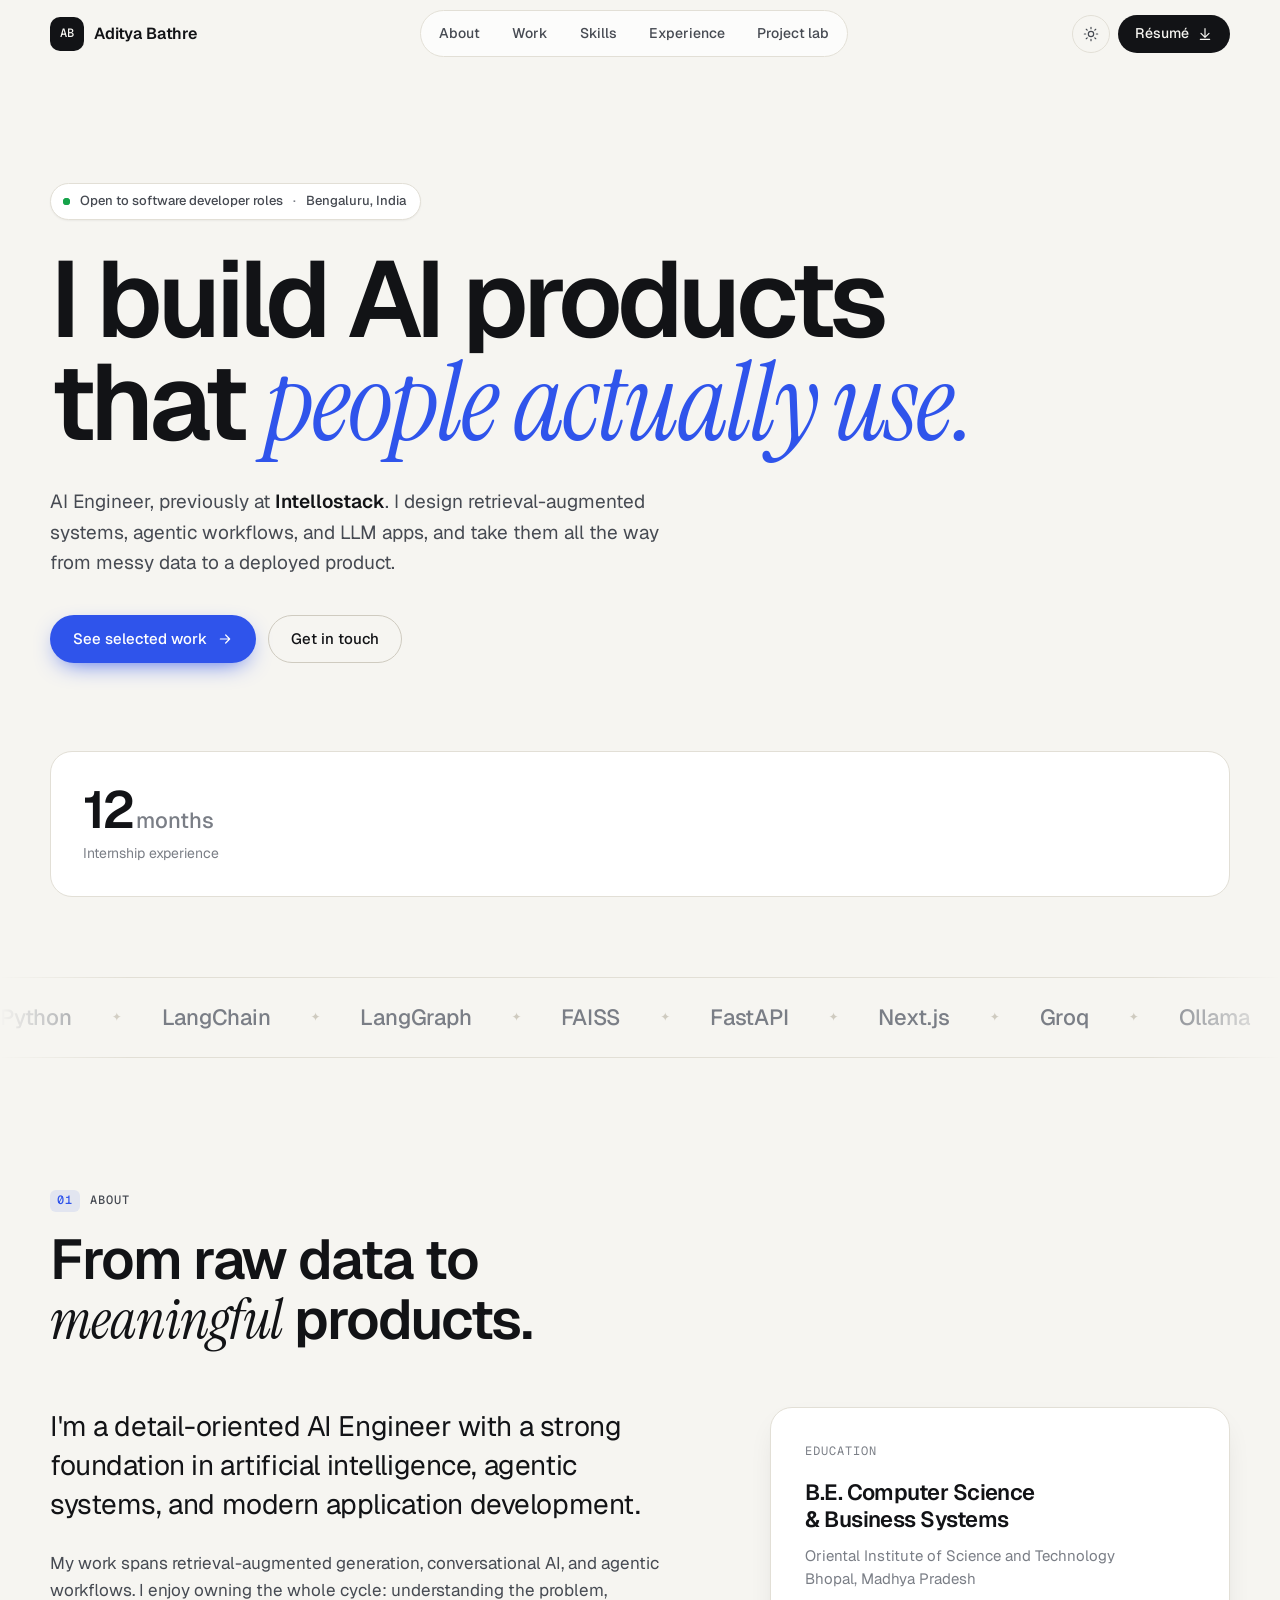
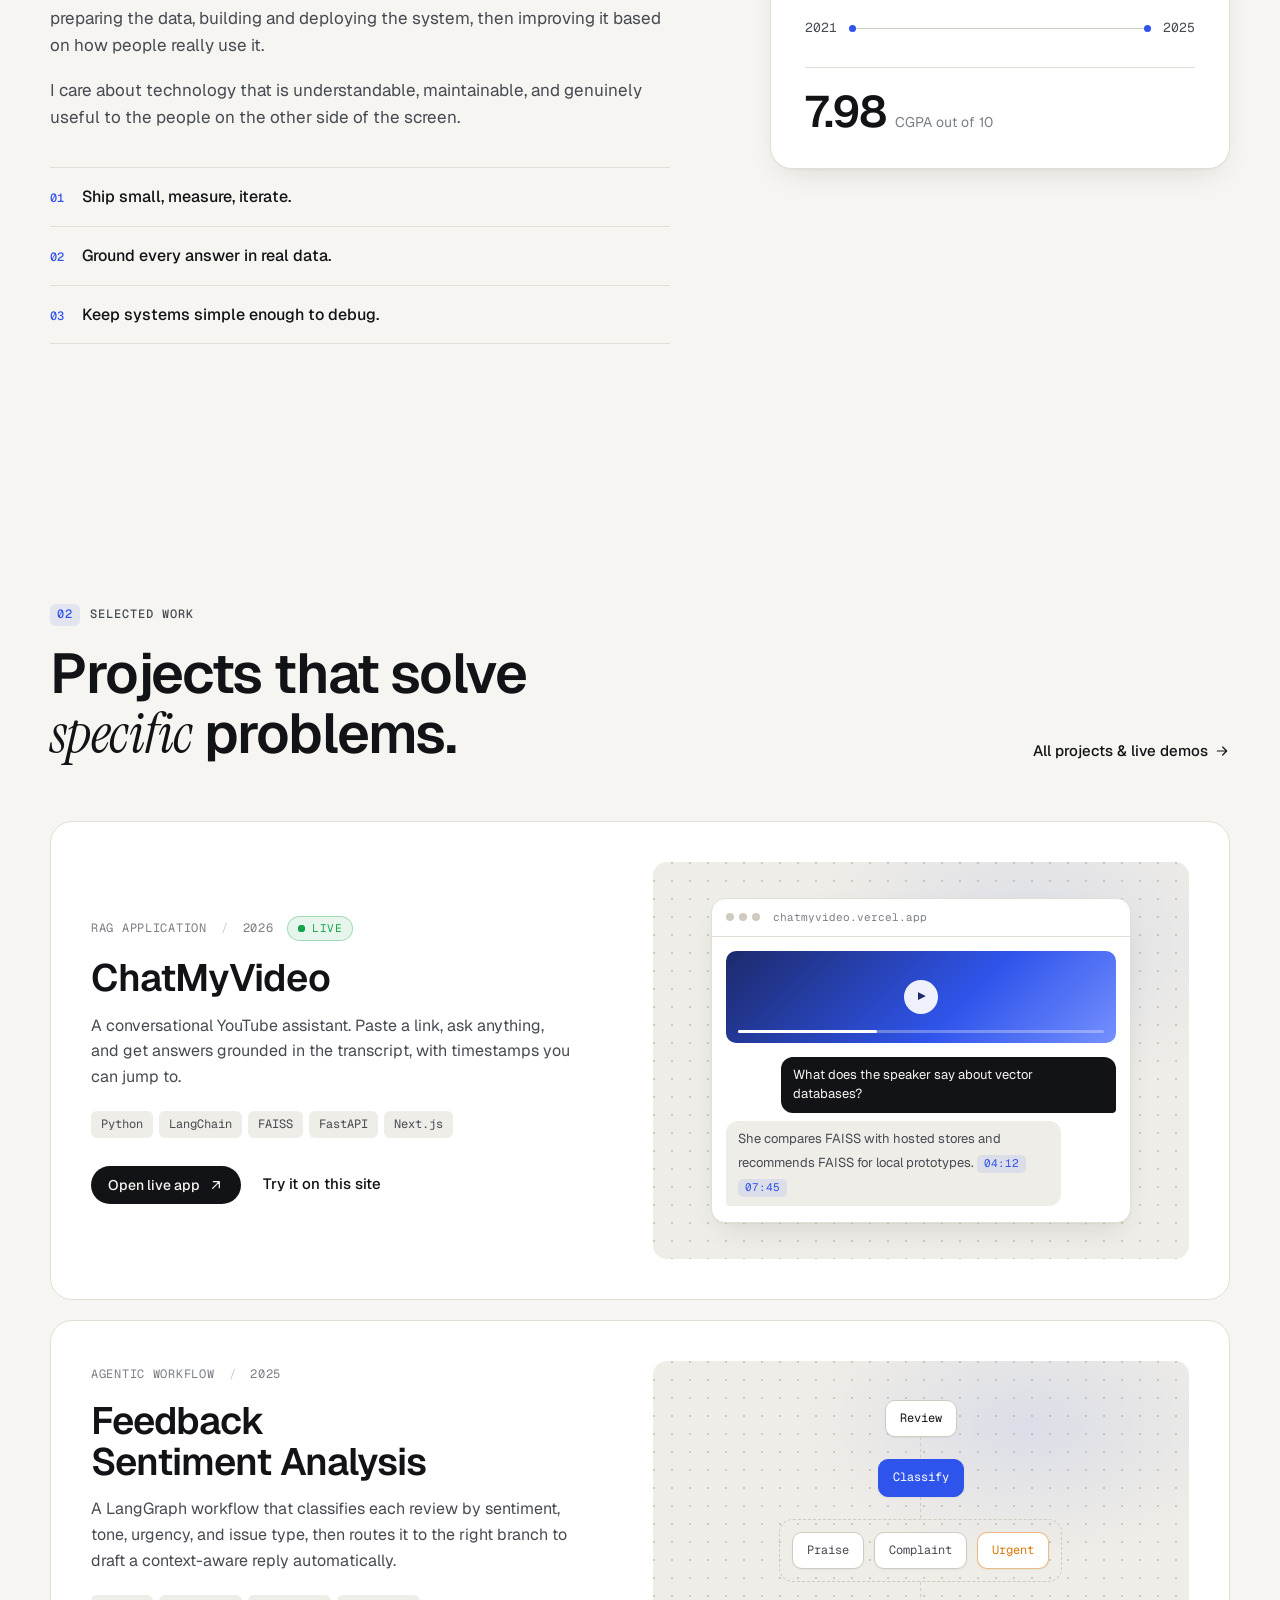
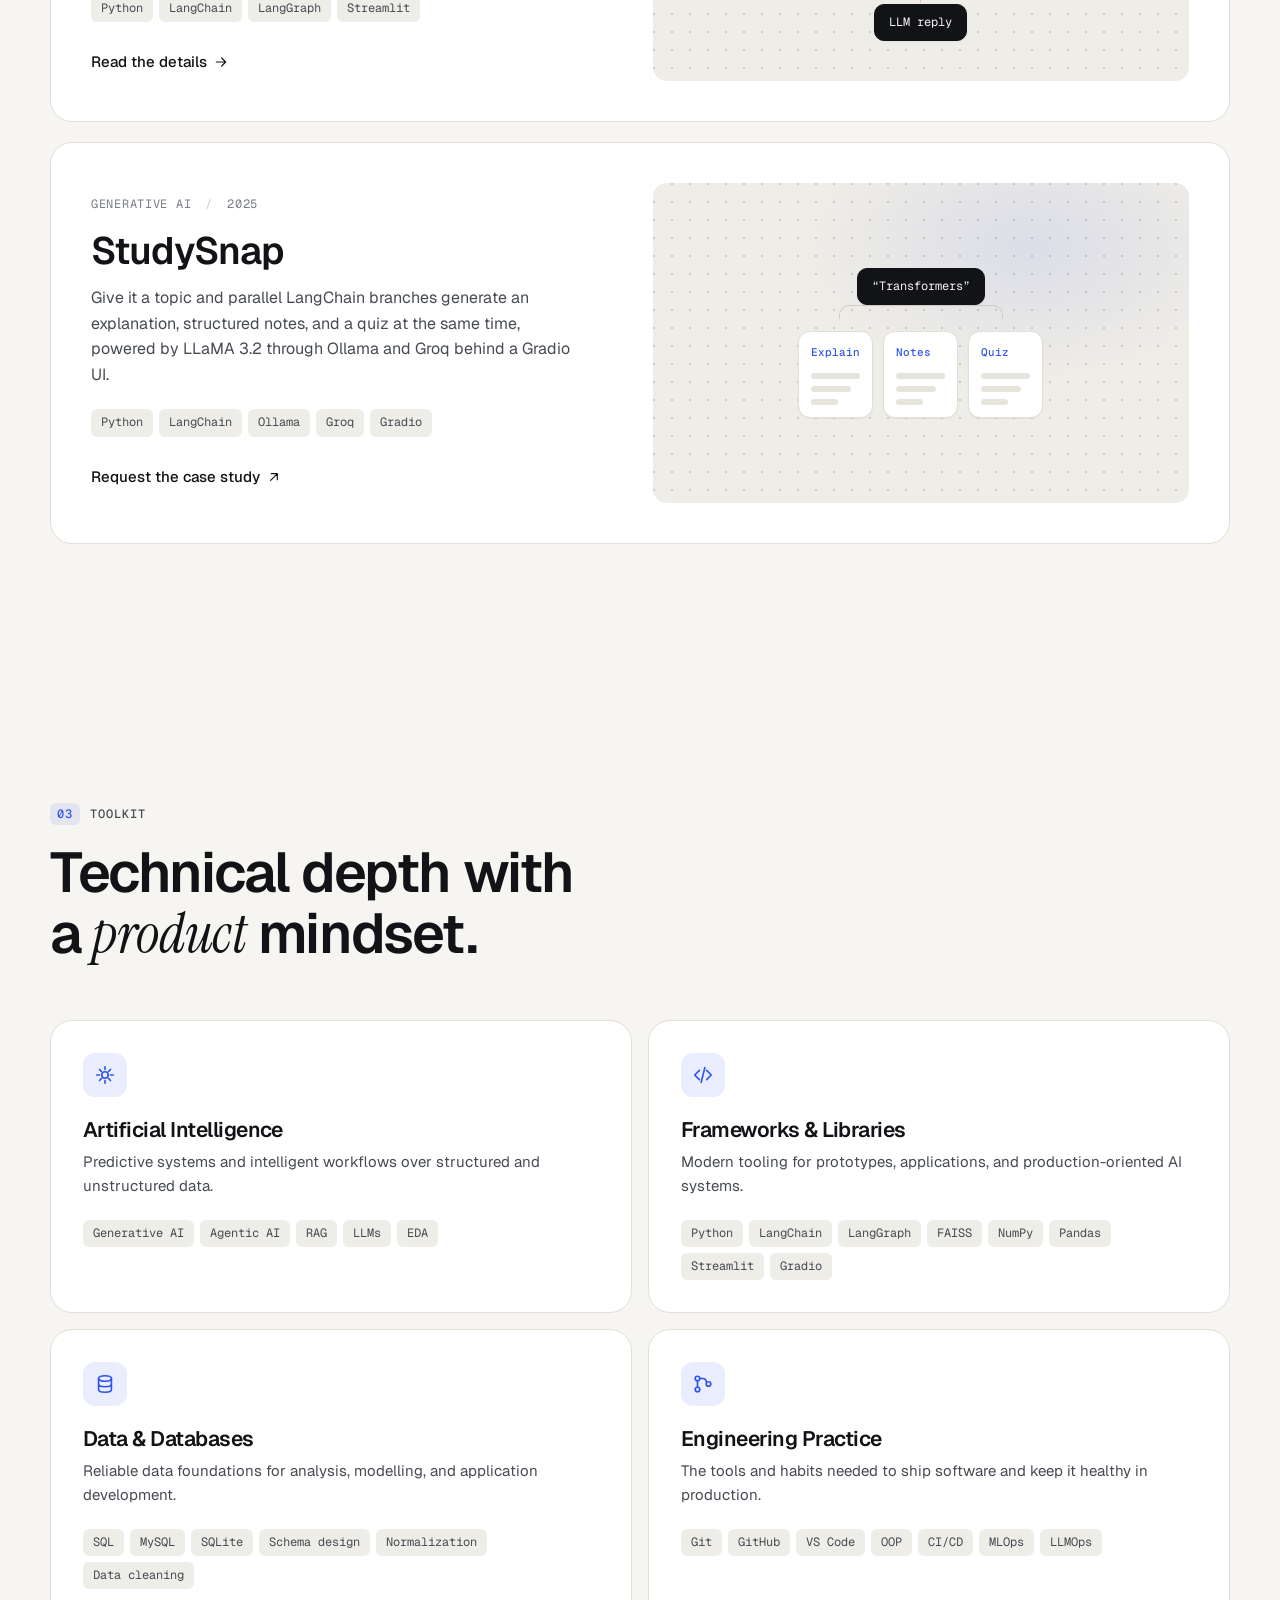
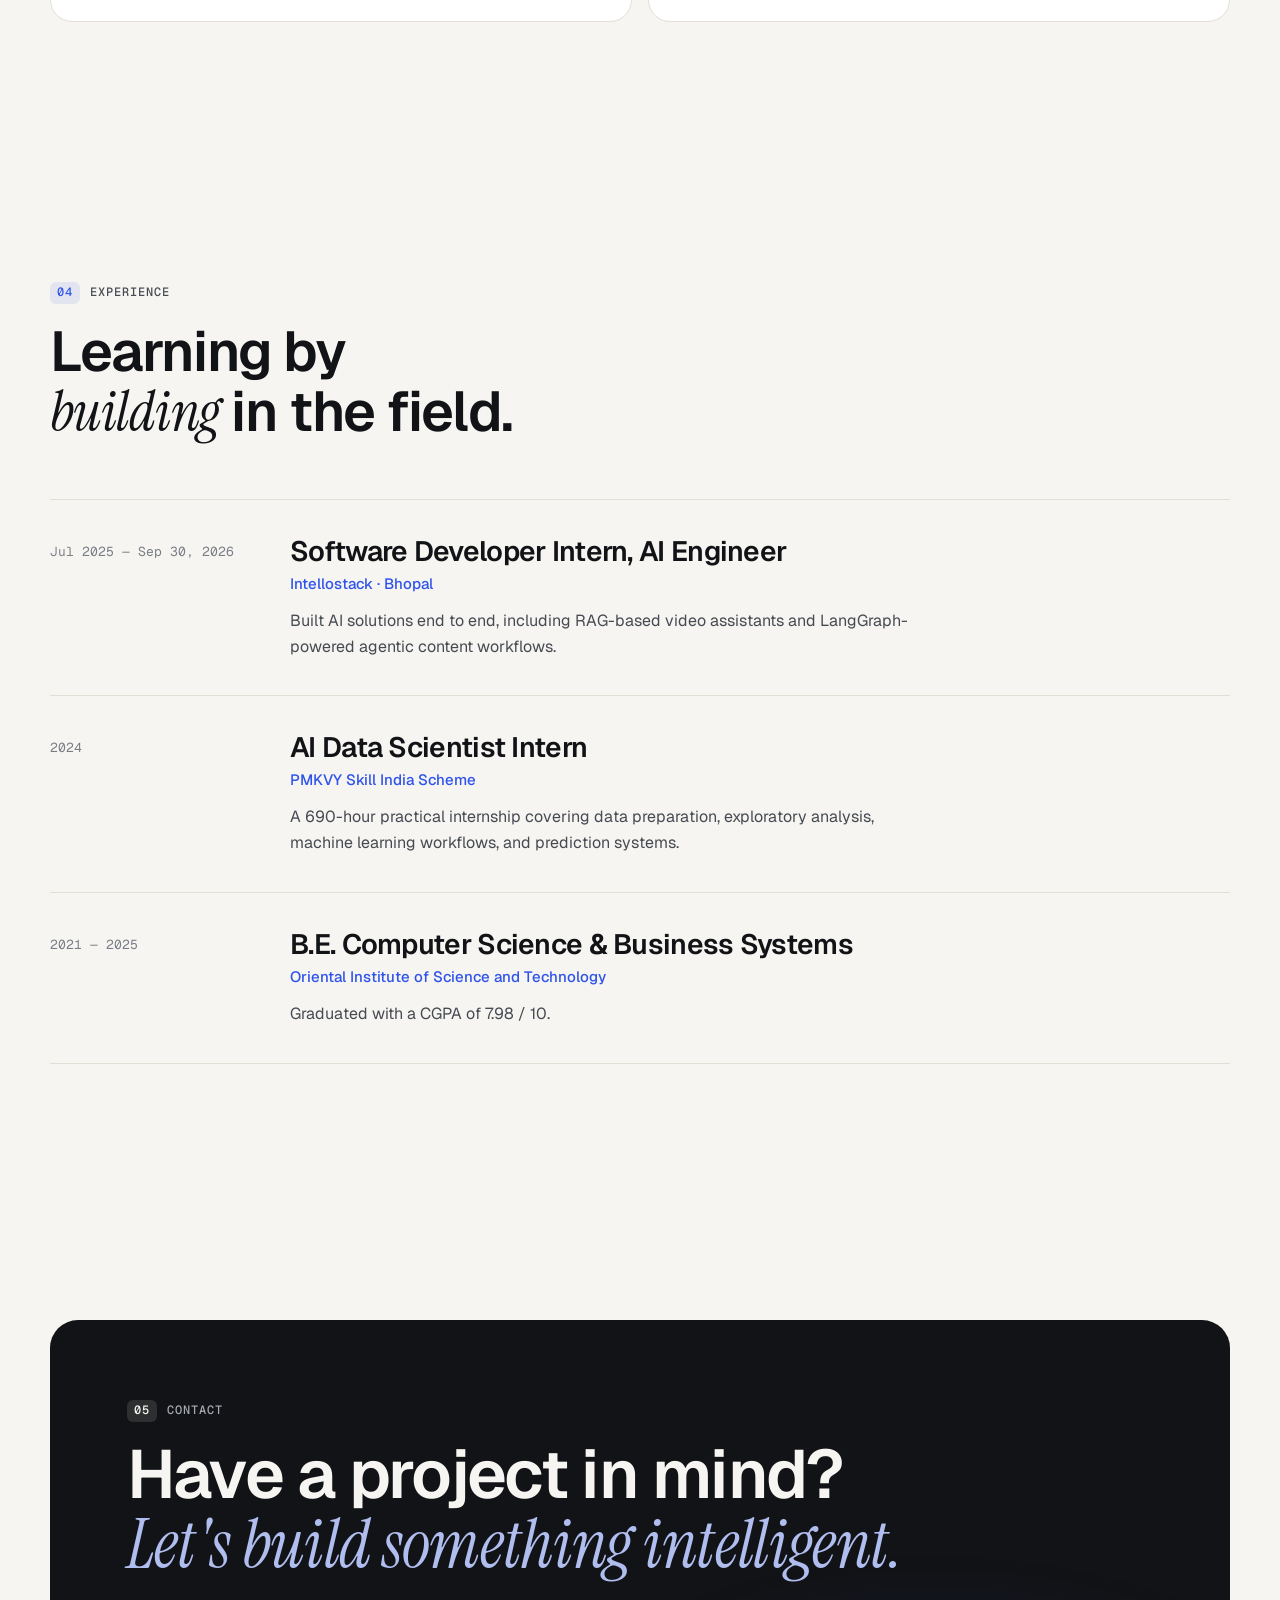
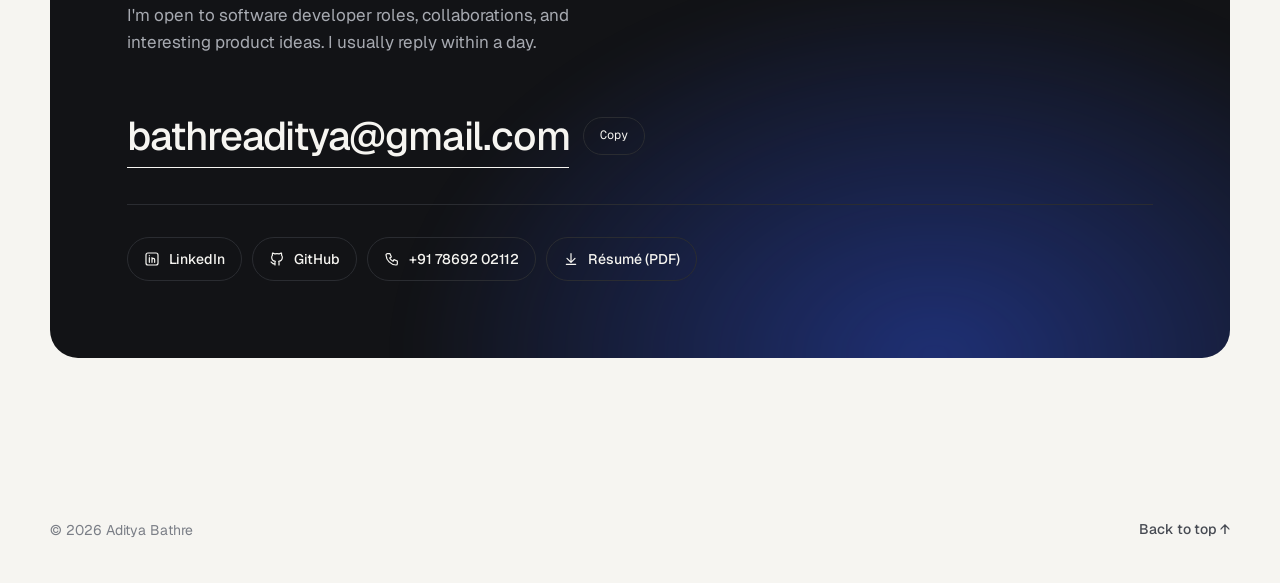
<file: index.html>
<!DOCTYPE html>
<html lang="en">
<head>
  <meta charset="UTF-8">
  <meta name="viewport" content="width=device-width, initial-scale=1.0">

  <title>Aditya Bathre | AI Engineer</title>
  <meta name="description" content="Portfolio of Aditya Bathre, an AI Engineer building RAG systems, agentic workflows, and practical LLM products.">
  <meta name="theme-color" content="#f6f5f1" media="(prefers-color-scheme: light)">
  <meta name="theme-color" content="#0c0d0f" media="(prefers-color-scheme: dark)">

  <meta property="og:title" content="Aditya Bathre | AI Engineer">
  <meta property="og:description" content="RAG systems, agentic workflows, and practical LLM products.">
  <meta property="og:image" content="profile.jpg">

  <link rel="icon" type="image/png" href="favicon.png">
  <link rel="apple-touch-icon" href="favicon.png">

  <link rel="preconnect" href="https://fonts.googleapis.com">
  <link rel="preconnect" href="https://fonts.gstatic.com" crossorigin>
  <link href="https://fonts.googleapis.com/css2?family=Geist:wght@400;500;600;700&family=Geist+Mono:wght@400;500&family=Instrument+Serif:ital@0;1&display=swap" rel="stylesheet">

  <link rel="stylesheet" href="styles.css">
  <script>
    document.documentElement.classList.add("js");
    try {
      const savedTheme = localStorage.getItem("theme");
      if (savedTheme) document.documentElement.dataset.theme = savedTheme;
    } catch (error) {}
  </script>
</head>
<body>
  <a class="skip-link" href="#main">Skip to content</a>

  <header class="site-header">
    <div class="header-inner container">
      <a class="brand" href="#top" aria-label="Aditya Bathre, home">
        <span class="brand-mark" aria-hidden="true">AB</span>
        <span class="brand-name">Aditya Bathre</span>
      </a>

      <nav class="site-nav" aria-label="Primary navigation">
        <a href="#about">About</a>
        <a href="#work">Work</a>
        <a href="#skills">Skills</a>
        <a href="#experience">Experience</a>
        <a href="projects.html">Project lab</a>
        <a class="nav-mobile-only" href="#contact">Contact</a>
        <a class="nav-mobile-only" href="Aditya-Bathre-Resume.pdf" download>Download résumé</a>
      </nav>

      <div class="header-actions">
        <button class="theme-toggle" type="button" aria-label="Toggle colour theme">
          <svg class="icon-sun" viewBox="0 0 24 24" aria-hidden="true"><circle cx="12" cy="12" r="4"/><path d="M12 2v2M12 20v2M4.9 4.9l1.4 1.4M17.7 17.7l1.4 1.4M2 12h2M20 12h2M4.9 19.1l1.4-1.4M17.7 6.3l1.4-1.4"/></svg>
          <svg class="icon-moon" viewBox="0 0 24 24" aria-hidden="true"><path d="M20 14.5A8 8 0 0 1 9.5 4a8 8 0 1 0 10.5 10.5z"/></svg>
        </button>
        <a class="button button-small button-ink header-resume" href="Aditya-Bathre-Resume.pdf" download>
          Résumé
          <svg viewBox="0 0 24 24" aria-hidden="true"><path d="M12 4v12M6 11l6 6 6-6M5 20h14"/></svg>
        </a>
        <button class="menu-toggle" type="button" aria-label="Open navigation" aria-expanded="false">
          <span></span>
          <span></span>
        </button>
      </div>
    </div>
  </header>

  <main id="main">
    <!-- Hero -->
    <section class="hero container" id="top">
      <div class="hero-copy reveal">
        <p class="status-pill">
          <i class="status-dot"></i>
          Open to software developer roles
          <span class="status-sep">·</span>
          Bengaluru, India
        </p>

        <h1 class="hero-title">
          I build AI products<br>
          that <em>people actually use.</em>
        </h1>

        <p class="hero-lede">
          AI Engineer, previously at <strong>Intellostack</strong>. I design retrieval-augmented
          systems, agentic workflows, and LLM apps, and take them all the way from
          messy data to a deployed product.
        </p>

        <div class="hero-actions">
          <a class="button button-accent" href="#work">
            See selected work
            <svg viewBox="0 0 24 24" aria-hidden="true"><path d="M5 12h14M13 6l6 6-6 6"/></svg>
          </a>
          <a class="button button-ghost" href="#contact">Get in touch</a>
        </div>
      </div>

    </section>

    <!-- Key facts -->
    <section class="container" aria-label="Highlights">
      <dl class="stats stats-single reveal">
        <div class="stat">
          <dt>Internship experience</dt>
          <dd>12<small>months</small></dd>
        </div>
      </dl>
    </section>

    <!-- Tech marquee -->
    <div class="marquee" aria-label="Tools I work with">
      <div class="marquee-track">
        <ul>
          <li>Python</li><li>LangChain</li><li>LangGraph</li><li>FAISS</li><li>FastAPI</li>
          <li>Next.js</li><li>Groq</li><li>Ollama</li><li>Streamlit</li><li>Gradio</li>
          <li>Scikit-learn</li><li>Pandas</li><li>SQL</li><li>Git</li>
        </ul>
        <ul aria-hidden="true">
          <li>Python</li><li>LangChain</li><li>LangGraph</li><li>FAISS</li><li>FastAPI</li>
          <li>Next.js</li><li>Groq</li><li>Ollama</li><li>Streamlit</li><li>Gradio</li>
          <li>Scikit-learn</li><li>Pandas</li><li>SQL</li><li>Git</li>
        </ul>
      </div>
    </div>

    <!-- About -->
    <section class="section container" id="about">
      <header class="section-head reveal">
        <p class="kicker"><span>01</span> About</p>
        <h2>From raw data to <em>meaningful</em> products.</h2>
      </header>

      <div class="about-grid">
        <div class="about-copy reveal">
          <p class="lead">
            I'm a detail-oriented AI Engineer with a strong foundation in
            artificial intelligence, agentic systems, and modern application
            development.
          </p>
          <p>
            My work spans retrieval-augmented generation, conversational AI, and
            agentic workflows. I enjoy owning the whole cycle: understanding the
            problem, preparing the data, building and deploying the system, then
            improving it based on how people really use it.
          </p>
          <p>
            I care about technology that is understandable, maintainable, and
            genuinely useful to the people on the other side of the screen.
          </p>

          <ul class="principles">
            <li><span>01</span>Ship small, measure, iterate.</li>
            <li><span>02</span>Ground every answer in real data.</li>
            <li><span>03</span>Keep systems simple enough to debug.</li>
          </ul>
        </div>

        <aside class="edu-card reveal reveal-delay" aria-label="Education">
          <p class="card-label">Education</p>
          <h3>B.E. Computer Science &amp; Business Systems</h3>
          <p class="muted">Oriental Institute of Science and Technology<br>Bhopal, Madhya Pradesh</p>

          <div class="edu-years">
            <span>2021</span>
            <span class="edu-line" aria-hidden="true"></span>
            <span>2025</span>
          </div>

          <div class="edu-score">
            <strong>7.98</strong>
            <span>CGPA out of 10</span>
          </div>
        </aside>
      </div>
    </section>

    <!-- Selected work -->
    <section class="section container" id="work">
      <header class="section-head section-head-split reveal">
        <div>
          <p class="kicker"><span>02</span> Selected work</p>
          <h2>Projects that solve <em>specific</em> problems.</h2>
        </div>
        <a class="text-link" href="projects.html">
          All projects &amp; live demos
          <svg viewBox="0 0 24 24" aria-hidden="true"><path d="M5 12h14M13 6l6 6-6 6"/></svg>
        </a>
      </header>

      <div class="work-list">
        <!-- ChatMyVideo -->
        <article class="work-card reveal">
          <div class="work-info">
            <div class="work-meta">
              <span>RAG application</span>
              <span>2026</span>
              <span class="badge badge-live"><i class="status-dot"></i>Live</span>
            </div>
            <h3>ChatMyVideo</h3>
            <p>
              A conversational YouTube assistant. Paste a link, ask anything, and get
              answers grounded in the transcript, with timestamps you can jump to.
            </p>
            <ul class="tag-list">
              <li>Python</li><li>LangChain</li><li>FAISS</li><li>FastAPI</li><li>Next.js</li>
            </ul>
            <div class="work-actions">
              <a class="button button-ink button-small" href="https://chatmyvideo.vercel.app/" target="_blank" rel="noopener noreferrer">
                Open live app
                <svg viewBox="0 0 24 24" aria-hidden="true"><path d="M7 17 17 7M8 7h9v9"/></svg>
              </a>
              <a class="text-link" href="projects.html#chatmyvideo">Try it on this site</a>
            </div>
          </div>

          <div class="work-visual visual-chat" aria-hidden="true">
            <div class="mock-window">
              <div class="mock-bar"><i></i><i></i><i></i><span>chatmyvideo.vercel.app</span></div>
              <div class="mock-video">
                <span class="mock-play">▶</span>
                <span class="mock-progress"><b></b></span>
              </div>
              <div class="mock-msg mock-user">What does the speaker say about vector databases?</div>
              <div class="mock-msg mock-ai">
                She compares FAISS with hosted stores and recommends FAISS for local prototypes.
                <span class="mock-cite">04:12</span>
                <span class="mock-cite">07:45</span>
              </div>
            </div>
          </div>
        </article>

        <!-- Feedback Sentiment -->
        <article class="work-card reveal">
          <div class="work-info">
            <div class="work-meta">
              <span>Agentic workflow</span>
              <span>2025</span>
            </div>
            <h3>Feedback Sentiment Analysis</h3>
            <p>
              A LangGraph workflow that classifies each review by sentiment, tone,
              urgency, and issue type, then routes it to the right branch to draft a
              context-aware reply automatically.
            </p>
            <ul class="tag-list">
              <li>Python</li><li>LangChain</li><li>LangGraph</li><li>Streamlit</li>
            </ul>
            <div class="work-actions">
              <a class="text-link" href="projects.html#feedback-sentiment">
                Read the details
                <svg viewBox="0 0 24 24" aria-hidden="true"><path d="M5 12h14M13 6l6 6-6 6"/></svg>
              </a>
            </div>
          </div>

          <div class="work-visual visual-graph" aria-hidden="true">
            <div class="graph">
              <span class="node">Review</span>
              <span class="edge"></span>
              <span class="node node-accent">Classify</span>
              <span class="edge"></span>
              <div class="branches">
                <span class="node node-soft">Praise</span>
                <span class="node node-soft">Complaint</span>
                <span class="node node-warn">Urgent</span>
              </div>
              <span class="edge"></span>
              <span class="node node-ink">LLM reply</span>
            </div>
          </div>
        </article>

        <!-- StudySnap -->
        <article class="work-card reveal">
          <div class="work-info">
            <div class="work-meta">
              <span>Generative AI</span>
              <span>2025</span>
            </div>
            <h3>StudySnap</h3>
            <p>
              Give it a topic and parallel LangChain branches generate an explanation,
              structured notes, and a quiz at the same time, powered by LLaMA 3.2
              through Ollama and Groq behind a Gradio UI.
            </p>
            <ul class="tag-list">
              <li>Python</li><li>LangChain</li><li>Ollama</li><li>Groq</li><li>Gradio</li>
            </ul>
            <div class="work-actions">
              <a class="text-link" href="mailto:bathreaditya@gmail.com?subject=StudySnap%20case%20study">
                Request the case study
                <svg viewBox="0 0 24 24" aria-hidden="true"><path d="M7 17 17 7M8 7h9v9"/></svg>
              </a>
            </div>
          </div>

          <div class="work-visual visual-parallel" aria-hidden="true">
            <div class="parallel">
              <span class="node node-ink">“Transformers”</span>
              <div class="fan">
                <div class="lane"><b>Explain</b><i></i><i></i><i></i></div>
                <div class="lane"><b>Notes</b><i></i><i></i><i></i></div>
                <div class="lane"><b>Quiz</b><i></i><i></i><i></i></div>
              </div>
            </div>
          </div>
        </article>
      </div>
    </section>

    <!-- Skills -->
    <section class="section container" id="skills">
      <header class="section-head reveal">
        <p class="kicker"><span>03</span> Toolkit</p>
        <h2>Technical depth with a <em>product</em> mindset.</h2>
      </header>

      <div class="skills-grid">
        <article class="skill-card reveal">
          <div class="skill-icon" aria-hidden="true">
            <svg viewBox="0 0 24 24"><path d="M12 3v3M12 18v3M3 12h3M18 12h3M6 6l2 2M16 16l2 2M6 18l2-2M16 8l2-2"/><circle cx="12" cy="12" r="3.5"/></svg>
          </div>
          <h3>Artificial Intelligence</h3>
          <p>Predictive systems and intelligent workflows over structured and unstructured data.</p>
          <ul class="tag-list">
            <li>Generative AI</li><li>Agentic AI</li><li>RAG</li><li>LLMs</li><li>EDA</li>
          </ul>
        </article>

        <article class="skill-card reveal reveal-delay">
          <div class="skill-icon" aria-hidden="true">
            <svg viewBox="0 0 24 24"><path d="m8 7-5 5 5 5M16 7l5 5-5 5M14 4l-4 16"/></svg>
          </div>
          <h3>Frameworks &amp; Libraries</h3>
          <p>Modern tooling for prototypes, applications, and production-oriented AI systems.</p>
          <ul class="tag-list">
            <li>Python</li><li>LangChain</li><li>LangGraph</li><li>FAISS</li><li>NumPy</li><li>Pandas</li><li>Streamlit</li><li>Gradio</li>
          </ul>
        </article>

        <article class="skill-card reveal">
          <div class="skill-icon" aria-hidden="true">
            <svg viewBox="0 0 24 24"><ellipse cx="12" cy="6" rx="7" ry="3"/><path d="M5 6v6c0 1.7 3.1 3 7 3s7-1.3 7-3V6M5 12v6c0 1.7 3.1 3 7 3s7-1.3 7-3v-6"/></svg>
          </div>
          <h3>Data &amp; Databases</h3>
          <p>Reliable data foundations for analysis, modelling, and application development.</p>
          <ul class="tag-list">
            <li>SQL</li><li>MySQL</li><li>SQLite</li><li>Schema design</li><li>Normalization</li><li>Data cleaning</li>
          </ul>
        </article>

        <article class="skill-card reveal reveal-delay">
          <div class="skill-icon" aria-hidden="true">
            <svg viewBox="0 0 24 24"><circle cx="6" cy="6" r="2.5"/><circle cx="6" cy="18" r="2.5"/><circle cx="18" cy="12" r="2.5"/><path d="M6 8.5v7M8.5 6H12a3.5 3.5 0 0 1 3.5 3.5v0"/></svg>
          </div>
          <h3>Engineering Practice</h3>
          <p>The tools and habits needed to ship software and keep it healthy in production.</p>
          <ul class="tag-list">
            <li>Git</li><li>GitHub</li><li>VS Code</li><li>OOP</li><li>CI/CD</li><li>MLOps</li><li>LLMOps</li>
          </ul>
        </article>
      </div>
    </section>

    <!-- Experience -->
    <section class="section container" id="experience">
      <header class="section-head reveal">
        <p class="kicker"><span>04</span> Experience</p>
        <h2>Learning by <em>building</em> in the field.</h2>
      </header>

      <ol class="timeline">
        <li class="timeline-row reveal">
          <p class="timeline-date">Jul 2025 — Sep 30, 2026</p>
          <div class="timeline-body">
            <h3>Software Developer Intern, AI Engineer</h3>
            <p class="timeline-org">Intellostack · Bhopal</p>
            <p>
              Built AI solutions end to end, including RAG-based video assistants
              and LangGraph-powered agentic content workflows.
            </p>
          </div>
        </li>

        <li class="timeline-row reveal">
          <p class="timeline-date">2024</p>
          <div class="timeline-body">
            <h3>AI Data Scientist Intern</h3>
            <p class="timeline-org">PMKVY Skill India Scheme</p>
            <p>
              A 690-hour practical internship covering data preparation, exploratory
              analysis, machine learning workflows, and prediction systems.
            </p>
          </div>
        </li>

        <li class="timeline-row reveal">
          <p class="timeline-date">2021 — 2025</p>
          <div class="timeline-body">
            <h3>B.E. Computer Science &amp; Business Systems</h3>
            <p class="timeline-org">Oriental Institute of Science and Technology</p>
            <p>Graduated with a CGPA of 7.98 / 10.</p>
          </div>
        </li>
      </ol>
    </section>

    <!-- Contact -->
    <section class="section container" id="contact">
      <div class="contact-card reveal">
        <p class="kicker kicker-light"><span>05</span> Contact</p>
        <h2>Have a project in mind?<br><em>Let's build something intelligent.</em></h2>
        <p class="contact-lede">
          I'm open to software developer roles, collaborations, and interesting product
          ideas. I usually reply within a day.
        </p>

        <div class="contact-email">
          <a href="mailto:bathreaditya@gmail.com">bathreaditya@gmail.com</a>
          <button class="copy-email" type="button" data-copy="bathreaditya@gmail.com">
            <span class="copy-label">Copy</span>
          </button>
        </div>

        <ul class="contact-links">
          <li>
            <a href="https://www.linkedin.com/in/aditya-bathre-78b712249/" target="_blank" rel="noopener noreferrer">
              <svg viewBox="0 0 24 24" aria-hidden="true"><rect x="3" y="3" width="18" height="18" rx="3"/><path d="M8 10v7M8 7v.01M12 17v-4a2 2 0 0 1 4 0v4M12 10v7"/></svg>
              LinkedIn
            </a>
          </li>
          <li>
            <a href="https://github.com/Developer-aadi-AI" target="_blank" rel="noopener noreferrer">
              <svg viewBox="0 0 24 24" aria-hidden="true"><path d="M9 19c-4 1.5-4-2-6-2.5M15 21v-3.5c0-1 .1-1.4-.5-2 2.8-.3 5.5-1.4 5.5-6a4.6 4.6 0 0 0-1.3-3.2 4.2 4.2 0 0 0-.1-3.2s-1.1-.3-3.5 1.3a12 12 0 0 0-6.2 0C6.5 2.8 5.4 3.1 5.4 3.1a4.2 4.2 0 0 0-.1 3.2A4.6 4.6 0 0 0 4 9.5c0 4.6 2.7 5.7 5.5 6-.6.6-.6 1.2-.5 2V21"/></svg>
              GitHub
            </a>
          </li>
          <li>
            <a href="tel:+917869202112">
              <svg viewBox="0 0 24 24" aria-hidden="true"><path d="M5 4h4l2 5-2.5 1.5a11 11 0 0 0 5 5L15 13l5 2v4a2 2 0 0 1-2 2A16 16 0 0 1 3 6a2 2 0 0 1 2-2"/></svg>
              +91 78692 02112
            </a>
          </li>
          <li>
            <a href="Aditya-Bathre-Resume.pdf" download>
              <svg viewBox="0 0 24 24" aria-hidden="true"><path d="M12 4v12M6 11l6 6 6-6M5 20h14"/></svg>
              Résumé (PDF)
            </a>
          </li>
        </ul>
      </div>
    </section>
  </main>

  <footer class="site-footer container">
    <span>© <span id="year">2026</span> Aditya Bathre</span>
    <a class="text-link" href="#top">Back to top ↑</a>
  </footer>

  <script src="script.js"></script>
</body>
</html>
</file>
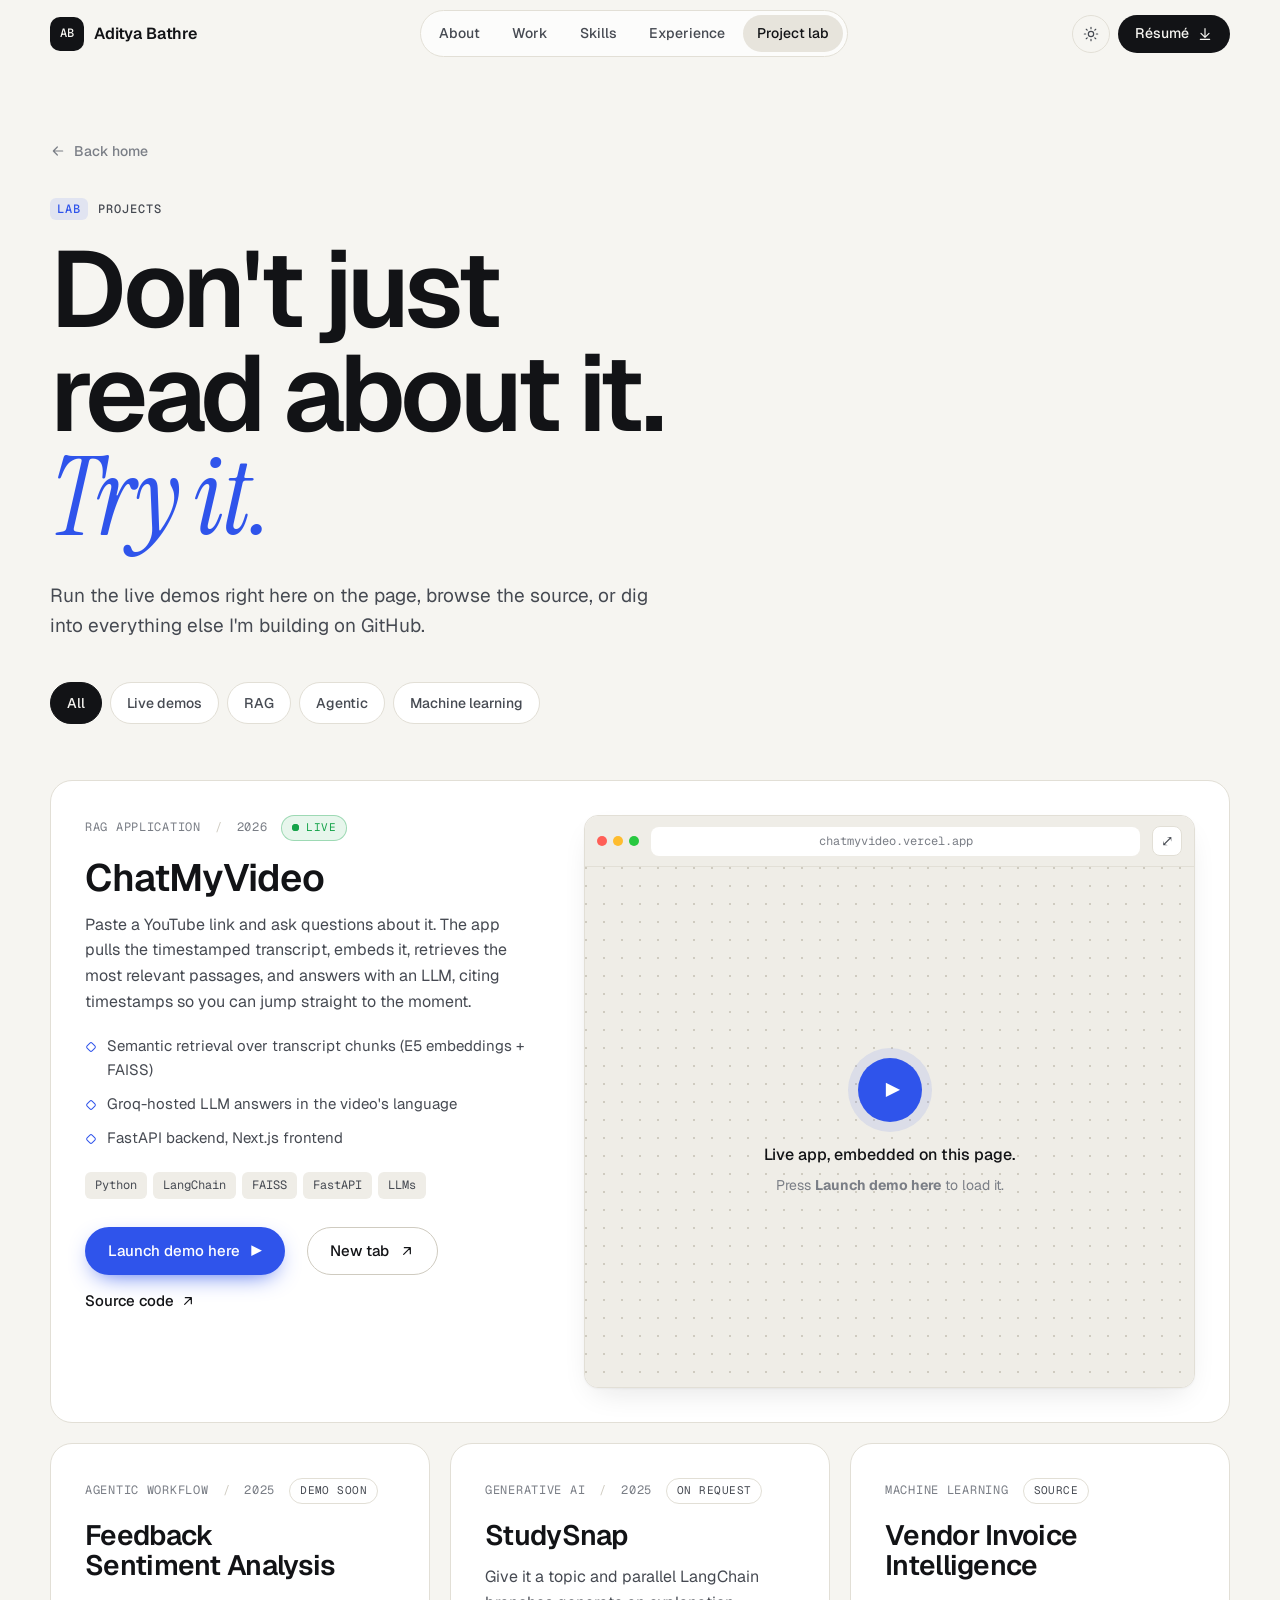
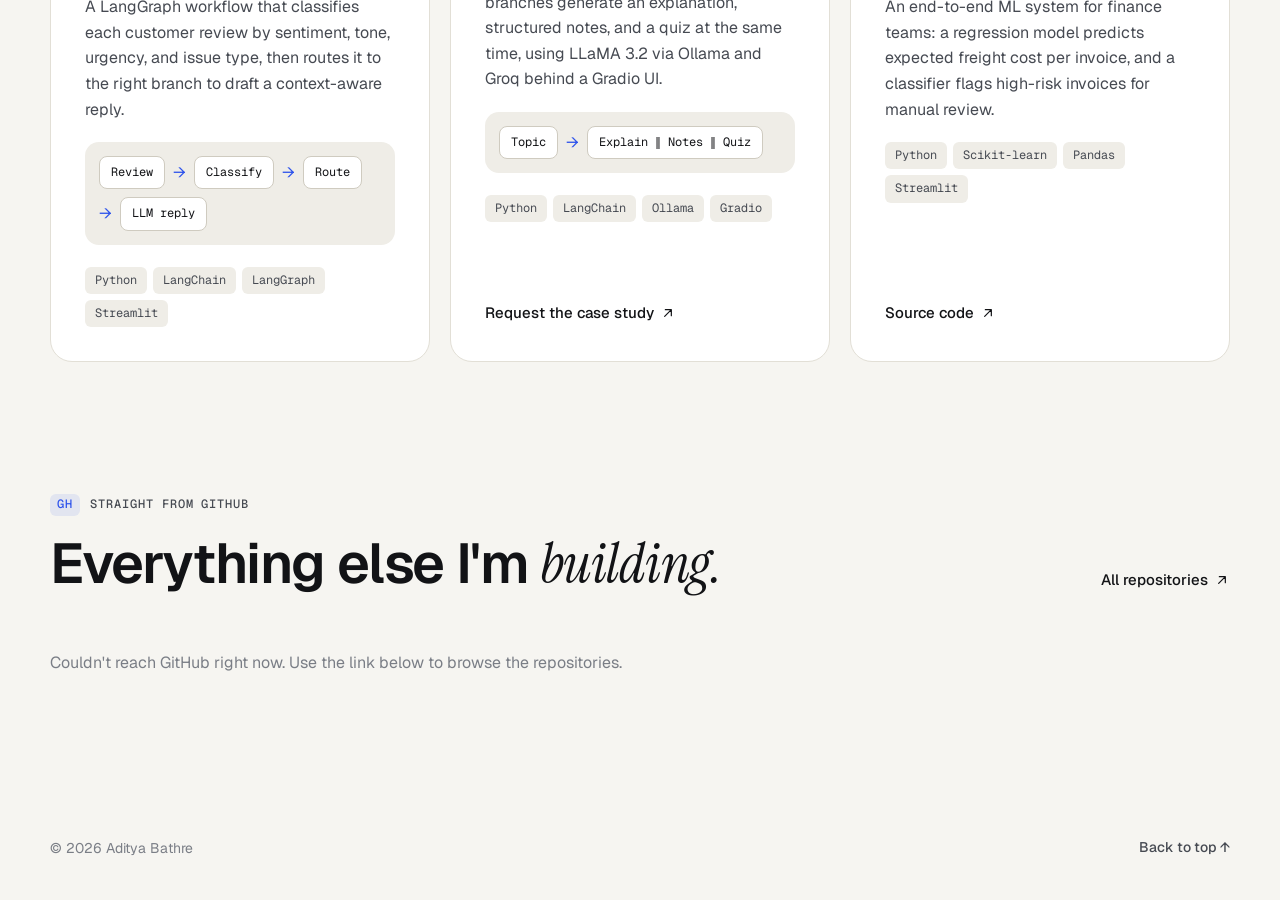
<file: projects.html>
<!DOCTYPE html>
<html lang="en">
<head>
  <meta charset="UTF-8">
  <meta name="viewport" content="width=device-width, initial-scale=1.0">

  <title>Project Lab | Aditya Bathre</title>
  <meta name="description" content="Live demos and source code for AI projects built by Aditya Bathre: RAG apps, agentic workflows, and machine learning systems.">
  <meta name="theme-color" content="#f6f5f1" media="(prefers-color-scheme: light)">
  <meta name="theme-color" content="#0c0d0f" media="(prefers-color-scheme: dark)">

  <link rel="icon" type="image/png" href="favicon.png">
  <link rel="apple-touch-icon" href="favicon.png">

  <link rel="preconnect" href="https://fonts.googleapis.com">
  <link rel="preconnect" href="https://fonts.gstatic.com" crossorigin>
  <link href="https://fonts.googleapis.com/css2?family=Geist:wght@400;500;600;700&family=Geist+Mono:wght@400;500&family=Instrument+Serif:ital@0;1&display=swap" rel="stylesheet">

  <link rel="stylesheet" href="styles.css">
  <script>
    document.documentElement.classList.add("js");
    try {
      const savedTheme = localStorage.getItem("theme");
      if (savedTheme) document.documentElement.dataset.theme = savedTheme;
    } catch (error) {}
  </script>
</head>
<body>
  <a class="skip-link" href="#main">Skip to content</a>

  <header class="site-header">
    <div class="header-inner container">
      <a class="brand" href="index.html" aria-label="Aditya Bathre, home">
        <span class="brand-mark" aria-hidden="true">AB</span>
        <span class="brand-name">Aditya Bathre</span>
      </a>

      <nav class="site-nav" aria-label="Primary navigation">
        <a href="index.html#about">About</a>
        <a href="index.html#work">Work</a>
        <a href="index.html#skills">Skills</a>
        <a href="index.html#experience">Experience</a>
        <a href="projects.html" aria-current="page">Project lab</a>
        <a class="nav-mobile-only" href="index.html#contact">Contact</a>
        <a class="nav-mobile-only" href="Aditya-Bathre-Resume.pdf" download>Download résumé</a>
      </nav>

      <div class="header-actions">
        <button class="theme-toggle" type="button" aria-label="Toggle colour theme">
          <svg class="icon-sun" viewBox="0 0 24 24" aria-hidden="true"><circle cx="12" cy="12" r="4"/><path d="M12 2v2M12 20v2M4.9 4.9l1.4 1.4M17.7 17.7l1.4 1.4M2 12h2M20 12h2M4.9 19.1l1.4-1.4M17.7 6.3l1.4-1.4"/></svg>
          <svg class="icon-moon" viewBox="0 0 24 24" aria-hidden="true"><path d="M20 14.5A8 8 0 0 1 9.5 4a8 8 0 1 0 10.5 10.5z"/></svg>
        </button>
        <a class="button button-small button-ink header-resume" href="Aditya-Bathre-Resume.pdf" download>
          Résumé
          <svg viewBox="0 0 24 24" aria-hidden="true"><path d="M12 4v12M6 11l6 6 6-6M5 20h14"/></svg>
        </a>
        <button class="menu-toggle" type="button" aria-label="Open navigation" aria-expanded="false">
          <span></span>
          <span></span>
        </button>
      </div>
    </div>
  </header>

  <main id="main">
    <section class="lab-hero container" id="top">
      <a class="back-link" href="index.html">
        <svg viewBox="0 0 24 24" aria-hidden="true"><path d="M19 12H5M11 6l-6 6 6 6"/></svg>
        Back home
      </a>
      <p class="kicker"><span>Lab</span> Projects</p>
      <h1 class="hero-title">Don't just read about it.<br><em>Try it.</em></h1>
      <p class="hero-lede">
        Run the live demos right here on the page, browse the source, or dig into
        everything else I'm building on GitHub.
      </p>

      <div class="filter-bar" role="toolbar" aria-label="Filter projects">
        <button class="filter-chip is-active" type="button" data-filter="all" aria-pressed="true">All</button>
        <button class="filter-chip" type="button" data-filter="live" aria-pressed="false">Live demos</button>
        <button class="filter-chip" type="button" data-filter="rag" aria-pressed="false">RAG</button>
        <button class="filter-chip" type="button" data-filter="agentic" aria-pressed="false">Agentic</button>
        <button class="filter-chip" type="button" data-filter="ml" aria-pressed="false">Machine learning</button>
      </div>
    </section>

    <section class="container lab-list" aria-label="Projects">
      <!-- ChatMyVideo -->
      <article class="lab-card lab-card-feature reveal" id="chatmyvideo" data-tags="live rag">
        <div class="lab-info">
          <div class="work-meta">
            <span>RAG application</span>
            <span>2026</span>
            <span class="badge badge-live"><i class="status-dot"></i>Live</span>
          </div>
          <h2>ChatMyVideo</h2>
          <p>
            Paste a YouTube link and ask questions about it. The app pulls the
            timestamped transcript, embeds it, retrieves the most relevant passages,
            and answers with an LLM, citing timestamps so you can jump straight to
            the moment.
          </p>

          <ul class="lab-points">
            <li>Semantic retrieval over transcript chunks (E5 embeddings + FAISS)</li>
            <li>Groq-hosted LLM answers in the video's language</li>
            <li>FastAPI backend, Next.js frontend</li>
          </ul>

          <ul class="tag-list">
            <li>Python</li><li>LangChain</li><li>FAISS</li><li>FastAPI</li><li>LLMs</li>
          </ul>

          <div class="lab-actions">
            <button class="button button-accent demo-launch" type="button" data-demo="chatmyvideo">
              Launch demo here <span>▶</span>
            </button>
            <a class="button button-ghost" href="https://chatmyvideo.vercel.app/" target="_blank" rel="noopener noreferrer">
              New tab
              <svg viewBox="0 0 24 24" aria-hidden="true"><path d="M7 17 17 7M8 7h9v9"/></svg>
            </a>
            <a class="text-link" href="https://github.com/Developer-aadi-AI/chatmyvideo" target="_blank" rel="noopener noreferrer">
              Source code
              <svg viewBox="0 0 24 24" aria-hidden="true"><path d="M7 17 17 7M8 7h9v9"/></svg>
            </a>
          </div>
        </div>

        <div class="demo-window" data-demo-window="chatmyvideo" data-src="https://chatmyvideo.vercel.app/">
          <div class="demo-chrome">
            <span class="demo-dots"><i></i><i></i><i></i></span>
            <span class="demo-url">chatmyvideo.vercel.app</span>
            <button class="demo-expand" type="button" aria-label="Expand demo">⤢</button>
          </div>
          <div class="demo-body">
            <div class="demo-placeholder">
              <span class="demo-play" aria-hidden="true">▶</span>
              <p>Live app, embedded on this page.</p>
              <p class="muted">Press <strong>Launch demo here</strong> to load it.</p>
            </div>
          </div>
        </div>
      </article>

      <div class="lab-grid">
        <!-- Feedback Sentiment Analysis -->
        <article class="lab-card reveal" id="feedback-sentiment" data-tags="agentic">
          <div class="lab-info">
            <div class="work-meta">
              <span>Agentic workflow</span>
              <span>2025</span>
              <span class="badge">Demo soon</span>
            </div>
            <h2>Feedback Sentiment Analysis</h2>
            <p>
              A LangGraph workflow that classifies each customer review by sentiment,
              tone, urgency, and issue type, then routes it to the right branch to
              draft a context-aware reply.
            </p>

            <div class="flow" aria-label="Workflow: review, classify, route, respond">
              <span>Review</span><b>→</b>
              <span>Classify</span><b>→</b>
              <span>Route</span><b>→</b>
              <span>LLM reply</span>
            </div>

            <ul class="tag-list">
              <li>Python</li><li>LangChain</li><li>LangGraph</li><li>Streamlit</li>
            </ul>
          </div>
        </article>

        <!-- StudySnap -->
        <article class="lab-card reveal reveal-delay" id="studysnap" data-tags="agentic">
          <div class="lab-info">
            <div class="work-meta">
              <span>Generative AI</span>
              <span>2025</span>
              <span class="badge">On request</span>
            </div>
            <h2>StudySnap</h2>
            <p>
              Give it a topic and parallel LangChain branches generate an explanation,
              structured notes, and a quiz at the same time, using LLaMA 3.2 via
              Ollama and Groq behind a Gradio UI.
            </p>

            <div class="flow" aria-label="Workflow: topic, then explanation, notes and quiz in parallel">
              <span>Topic</span><b>→</b>
              <span>Explain ‖ Notes ‖ Quiz</span>
            </div>

            <ul class="tag-list">
              <li>Python</li><li>LangChain</li><li>Ollama</li><li>Gradio</li>
            </ul>

            <div class="lab-actions">
              <a class="text-link" href="mailto:bathreaditya@gmail.com?subject=StudySnap%20case%20study">
                Request the case study
                <svg viewBox="0 0 24 24" aria-hidden="true"><path d="M7 17 17 7M8 7h9v9"/></svg>
              </a>
            </div>
          </div>
        </article>

        <!-- Vendor Invoice System -->
        <article class="lab-card reveal" id="vendor-invoice" data-tags="ml">
          <div class="lab-info">
            <div class="work-meta">
              <span>Machine learning</span>
              <span class="badge">Source</span>
            </div>
            <h2>Vendor Invoice Intelligence</h2>
            <p>
              An end-to-end ML system for finance teams: a regression model predicts
              expected freight cost per invoice, and a classifier flags high-risk
              invoices for manual review.
            </p>

            <ul class="tag-list">
              <li>Python</li><li>Scikit-learn</li><li>Pandas</li><li>Streamlit</li>
            </ul>

            <div class="lab-actions">
              <a class="text-link" href="https://github.com/Developer-aadi-AI/Vendor-Invoice-System" target="_blank" rel="noopener noreferrer">
                Source code
                <svg viewBox="0 0 24 24" aria-hidden="true"><path d="M7 17 17 7M8 7h9v9"/></svg>
              </a>
            </div>
          </div>
        </article>
      </div>

      <p class="filter-empty" hidden>No projects match this filter yet.</p>
    </section>

    <section class="section container" id="github">
      <header class="section-head section-head-split reveal">
        <div>
          <p class="kicker"><span>GH</span> Straight from GitHub</p>
          <h2>Everything else I'm <em>building.</em></h2>
        </div>
        <a class="text-link" href="https://github.com/Developer-aadi-AI?tab=repositories" target="_blank" rel="noopener noreferrer">
          All repositories
          <svg viewBox="0 0 24 24" aria-hidden="true"><path d="M7 17 17 7M8 7h9v9"/></svg>
        </a>
      </header>

      <div class="repo-grid" aria-live="polite">
        <p class="muted repo-status">Loading repositories…</p>
      </div>
    </section>
  </main>

  <footer class="site-footer container">
    <span>© <span id="year">2026</span> Aditya Bathre</span>
    <a class="text-link" href="#top">Back to top ↑</a>
  </footer>

  <script src="script.js"></script>
  <script src="projects.js"></script>
</body>
</html>
</file>
<file: styles.css>
/* ==========================================================================
   Design tokens
   ========================================================================== */

:root {
  --bg: #f6f5f1;
  --bg-elev: #ffffff;
  --surface: #efede7;
  --surface-2: #e7e4dc;
  --ink: #121316;
  --ink-2: #464a52;
  --ink-3: #7a7e86;
  --line: #e2dfd6;
  --line-strong: #cfcbc0;
  --accent: #2f54eb;
  --accent-ink: #ffffff;
  --accent-soft: rgba(47, 84, 235, 0.1);
  --live: #16a34a;
  --warn: #d97706;
  --invert-bg: #121316;
  --invert-ink: #f6f5f1;
  --invert-ink-2: #a7aab1;
  --invert-line: #2a2c31;
  --shadow-sm: 0 1px 2px rgba(18, 19, 22, 0.05);
  --shadow-md: 0 1px 2px rgba(18, 19, 22, 0.04), 0 12px 32px -12px rgba(18, 19, 22, 0.14);
  --shadow-lg: 0 2px 4px rgba(18, 19, 22, 0.04), 0 30px 60px -20px rgba(18, 19, 22, 0.22);

  --font-sans: "Geist", ui-sans-serif, system-ui, -apple-system, "Segoe UI", sans-serif;
  --font-mono: "Geist Mono", ui-monospace, "SFMono-Regular", Menlo, monospace;
  --font-serif: "Instrument Serif", Georgia, serif;

  --radius-sm: 8px;
  --radius: 14px;
  --radius-lg: 22px;
  --container: 1180px;
  --gutter: clamp(16px, 4vw, 40px);
  --header-h: 68px;
  --ease: cubic-bezier(0.22, 1, 0.36, 1);

  color-scheme: light;
}

@media (prefers-color-scheme: dark) {
  :root:not([data-theme="light"]) {
    --bg: #0c0d0f;
    --bg-elev: #141518;
    --surface: #17191c;
    --surface-2: #1f2125;
    --ink: #f1f0eb;
    --ink-2: #b3b5ba;
    --ink-3: #7d8087;
    --line: #24262b;
    --line-strong: #34373d;
    --accent: #7590ff;
    --accent-ink: #0c0d0f;
    --accent-soft: rgba(117, 144, 255, 0.14);
    --live: #34d399;
    --warn: #fbbf24;
    --invert-bg: #f1f0eb;
    --invert-ink: #121316;
    --invert-ink-2: #55595f;
    --invert-line: #d9d6cd;
    --shadow-sm: 0 1px 2px rgba(0, 0, 0, 0.4);
    --shadow-md: 0 1px 2px rgba(0, 0, 0, 0.3), 0 12px 32px -12px rgba(0, 0, 0, 0.6);
    --shadow-lg: 0 2px 4px rgba(0, 0, 0, 0.3), 0 30px 60px -20px rgba(0, 0, 0, 0.7);
    color-scheme: dark;
  }
}

:root[data-theme="dark"] {
  --bg: #0c0d0f;
  --bg-elev: #141518;
  --surface: #17191c;
  --surface-2: #1f2125;
  --ink: #f1f0eb;
  --ink-2: #b3b5ba;
  --ink-3: #7d8087;
  --line: #24262b;
  --line-strong: #34373d;
  --accent: #7590ff;
  --accent-ink: #0c0d0f;
  --accent-soft: rgba(117, 144, 255, 0.14);
  --live: #34d399;
  --warn: #fbbf24;
  --invert-bg: #f1f0eb;
  --invert-ink: #121316;
  --invert-ink-2: #55595f;
  --invert-line: #d9d6cd;
  --shadow-sm: 0 1px 2px rgba(0, 0, 0, 0.4);
  --shadow-md: 0 1px 2px rgba(0, 0, 0, 0.3), 0 12px 32px -12px rgba(0, 0, 0, 0.6);
  --shadow-lg: 0 2px 4px rgba(0, 0, 0, 0.3), 0 30px 60px -20px rgba(0, 0, 0, 0.7);
  color-scheme: dark;
}

/* ==========================================================================
   Base
   ========================================================================== */

*,
*::before,
*::after {
  box-sizing: border-box;
}

[hidden] {
  display: none !important;
}

html {
  scroll-behavior: smooth;
  scroll-padding-top: calc(var(--header-h) + 16px);
  -webkit-text-size-adjust: 100%;
}

body {
  margin: 0;
  min-height: 100vh;
  overflow-x: hidden;
  background: var(--bg);
  color: var(--ink);
  font-family: var(--font-sans);
  font-size: 16px;
  line-height: 1.6;
  -webkit-font-smoothing: antialiased;
  -moz-osx-font-smoothing: grayscale;
  transition: background-color 0.3s ease, color 0.3s ease;
}

img,
svg {
  display: block;
  max-width: 100%;
}

a {
  color: inherit;
  text-decoration: none;
}

button {
  font: inherit;
  color: inherit;
  cursor: pointer;
}

h1,
h2,
h3,
p,
ul,
ol,
dl,
dd,
figure {
  margin: 0;
}

ul,
ol {
  padding: 0;
  list-style: none;
}

h1,
h2,
h3 {
  font-weight: 600;
  letter-spacing: -0.025em;
  line-height: 1.08;
  text-wrap: balance;
}

em {
  font-family: var(--font-serif);
  font-style: italic;
  font-weight: 400;
  letter-spacing: -0.01em;
}

::selection {
  background: var(--accent);
  color: var(--accent-ink);
}

:focus-visible {
  outline: 2px solid var(--accent);
  outline-offset: 3px;
  border-radius: 4px;
}

.container {
  width: 100%;
  max-width: calc(var(--container) + var(--gutter) * 2);
  margin-inline: auto;
  padding-inline: var(--gutter);
}

.muted {
  color: var(--ink-3);
}

.skip-link {
  position: absolute;
  left: 16px;
  top: -60px;
  z-index: 100;
  padding: 10px 16px;
  border-radius: var(--radius-sm);
  background: var(--ink);
  color: var(--bg);
  font-weight: 500;
  transition: top 0.2s ease;
}

.skip-link:focus {
  top: 12px;
}

svg[viewBox="0 0 24 24"] {
  width: 16px;
  height: 16px;
  flex: none;
  fill: none;
  stroke: currentColor;
  stroke-width: 1.8;
  stroke-linecap: round;
  stroke-linejoin: round;
}

/* ==========================================================================
   Buttons & links
   ========================================================================== */

.button {
  display: inline-flex;
  align-items: center;
  justify-content: center;
  gap: 10px;
  min-height: 48px;
  padding: 0 22px;
  border: 1px solid transparent;
  border-radius: 999px;
  background: none;
  font-size: 15px;
  font-weight: 500;
  white-space: nowrap;
  transition: transform 0.25s var(--ease), background-color 0.2s ease,
    border-color 0.2s ease, color 0.2s ease, box-shadow 0.25s ease;
}

.button svg {
  transition: transform 0.25s var(--ease);
}

.button:hover svg {
  transform: translateX(3px);
}

.button:active {
  transform: scale(0.98);
}

.button-small {
  min-height: 38px;
  padding: 0 16px;
  font-size: 14px;
  gap: 8px;
}

.button-accent {
  background: var(--accent);
  color: var(--accent-ink);
  box-shadow: 0 8px 24px -10px var(--accent);
}

.button-accent:hover {
  box-shadow: 0 12px 30px -10px var(--accent);
  transform: translateY(-1px);
}

.button-ink {
  background: var(--ink);
  color: var(--bg);
}

.button-ink:hover {
  background: var(--accent);
  color: var(--accent-ink);
}

.button-ghost {
  border-color: var(--line-strong);
  color: var(--ink);
}

.button-ghost:hover {
  border-color: var(--ink);
  background: var(--bg-elev);
}

.button:disabled {
  cursor: default;
  opacity: 0.75;
  transform: none;
}

.text-link {
  display: inline-flex;
  align-items: center;
  gap: 6px;
  color: var(--ink);
  font-size: 15px;
  font-weight: 500;
  background-image: linear-gradient(currentColor, currentColor);
  background-size: 0% 1px;
  background-position: 0 100%;
  background-repeat: no-repeat;
  padding-bottom: 2px;
  transition: background-size 0.3s var(--ease), color 0.2s ease;
}

.text-link:hover {
  color: var(--accent);
  background-size: 100% 1px;
}

/* ==========================================================================
   Header
   ========================================================================== */

.site-header {
  position: sticky;
  top: 0;
  z-index: 50;
  height: var(--header-h);
  border-bottom: 1px solid transparent;
  transition: background-color 0.3s ease, border-color 0.3s ease, backdrop-filter 0.3s ease;
}

.site-header.is-scrolled {
  background: color-mix(in srgb, var(--bg) 82%, transparent);
  border-bottom-color: var(--line);
  -webkit-backdrop-filter: saturate(180%) blur(14px);
  backdrop-filter: saturate(180%) blur(14px);
}

.header-inner {
  display: flex;
  align-items: center;
  justify-content: space-between;
  gap: 24px;
  height: 100%;
}

.brand {
  display: inline-flex;
  align-items: center;
  gap: 10px;
  font-weight: 600;
  letter-spacing: -0.01em;
}

.brand-mark {
  display: grid;
  place-items: center;
  width: 34px;
  height: 34px;
  border-radius: 10px;
  background: var(--ink);
  color: var(--bg);
  font-family: var(--font-mono);
  font-size: 12px;
  font-weight: 500;
  letter-spacing: 0.02em;
  transition: background-color 0.2s ease, transform 0.3s var(--ease);
}

.brand:hover .brand-mark {
  background: var(--accent);
  color: var(--accent-ink);
  transform: rotate(-6deg);
}

.site-nav {
  display: flex;
  align-items: center;
  gap: 4px;
  padding: 4px;
  border: 1px solid var(--line);
  border-radius: 999px;
  background: color-mix(in srgb, var(--bg-elev) 70%, transparent);
}

.site-nav a {
  position: relative;
  padding: 7px 14px;
  border-radius: 999px;
  color: var(--ink-2);
  font-size: 14px;
  font-weight: 500;
  transition: color 0.2s ease, background-color 0.2s ease;
}

.site-nav a:hover {
  color: var(--ink);
  background: var(--surface);
}

.site-nav a.is-active,
.site-nav a[aria-current="page"] {
  color: var(--ink);
  background: var(--surface-2);
}

.nav-mobile-only {
  display: none;
}

.header-actions {
  display: flex;
  align-items: center;
  gap: 8px;
}

.theme-toggle {
  display: grid;
  place-items: center;
  width: 38px;
  height: 38px;
  border: 1px solid var(--line);
  border-radius: 999px;
  background: transparent;
  color: var(--ink-2);
  transition: color 0.2s ease, border-color 0.2s ease, transform 0.4s var(--ease);
}

.theme-toggle:hover {
  color: var(--ink);
  border-color: var(--line-strong);
  transform: rotate(20deg);
}

.theme-toggle .icon-moon {
  display: none;
}

@media (prefers-color-scheme: dark) {
  :root:not([data-theme="light"]) .theme-toggle .icon-sun { display: none; }
  :root:not([data-theme="light"]) .theme-toggle .icon-moon { display: block; }
}

:root[data-theme="dark"] .theme-toggle .icon-sun { display: none; }
:root[data-theme="dark"] .theme-toggle .icon-moon { display: block; }

.menu-toggle {
  display: none;
  position: relative;
  width: 38px;
  height: 38px;
  border: 1px solid var(--line);
  border-radius: 999px;
  background: transparent;
}

.menu-toggle span {
  position: absolute;
  left: 11px;
  right: 11px;
  height: 1.6px;
  border-radius: 2px;
  background: var(--ink);
  transition: transform 0.3s var(--ease), top 0.3s var(--ease);
}

.menu-toggle span:first-child { top: 15px; }
.menu-toggle span:last-child { top: 21px; }

.menu-toggle[aria-expanded="true"] span:first-child {
  top: 18px;
  transform: rotate(45deg);
}

.menu-toggle[aria-expanded="true"] span:last-child {
  top: 18px;
  transform: rotate(-45deg);
}

/* ==========================================================================
   Shared section pieces
   ========================================================================== */

.section {
  padding-block: clamp(72px, 10vw, 128px);
}

.section-head {
  max-width: 760px;
  margin-bottom: clamp(36px, 5vw, 56px);
}

.section-head-split {
  display: flex;
  align-items: flex-end;
  justify-content: space-between;
  gap: 24px;
  max-width: none;
}

.section-head-split > div {
  max-width: 760px;
}

.section-head h2 {
  font-size: clamp(34px, 5vw, 56px);
}

.kicker {
  display: inline-flex;
  align-items: center;
  gap: 10px;
  margin-bottom: 18px;
  color: var(--ink-2);
  font-family: var(--font-mono);
  font-size: 12px;
  font-weight: 500;
  letter-spacing: 0.08em;
  text-transform: uppercase;
}

.kicker span {
  display: inline-grid;
  place-items: center;
  min-width: 30px;
  height: 22px;
  padding: 0 7px;
  border-radius: 6px;
  background: var(--accent-soft);
  color: var(--accent);
}

.kicker-light {
  color: var(--invert-ink-2);
}

.status-dot {
  position: relative;
  display: inline-block;
  width: 7px;
  height: 7px;
  border-radius: 50%;
  background: var(--live);
  flex: none;
}

.status-dot::after {
  content: "";
  position: absolute;
  inset: 0;
  border-radius: 50%;
  background: var(--live);
  animation: pulse 2.2s ease-out infinite;
}

@keyframes pulse {
  0% { transform: scale(1); opacity: 0.7; }
  100% { transform: scale(3); opacity: 0; }
}

.badge {
  display: inline-flex;
  align-items: center;
  gap: 7px;
  padding: 3px 10px;
  border: 1px solid var(--line);
  border-radius: 999px;
  color: var(--ink-2);
  font-family: var(--font-mono);
  font-size: 11px;
  letter-spacing: 0.04em;
  text-transform: uppercase;
}

.badge-live {
  border-color: color-mix(in srgb, var(--live) 35%, transparent);
  background: color-mix(in srgb, var(--live) 10%, transparent);
  color: var(--live);
}

.tag-list {
  display: flex;
  flex-wrap: wrap;
  gap: 6px;
}

.tag-list li {
  padding: 4px 10px;
  border-radius: 6px;
  background: var(--surface);
  color: var(--ink-2);
  font-family: var(--font-mono);
  font-size: 12px;
}

/* ==========================================================================
   Hero
   ========================================================================== */

.hero {
  padding-top: clamp(48px, 9vw, 120px);
  padding-bottom: clamp(48px, 7vw, 88px);
}

.hero-copy {
  max-width: 980px;
}

.status-pill {
  display: inline-flex;
  align-items: center;
  gap: 10px;
  margin-bottom: 28px;
  padding: 7px 14px 7px 12px;
  border: 1px solid var(--line);
  border-radius: 999px;
  background: var(--bg-elev);
  box-shadow: var(--shadow-sm);
  color: var(--ink-2);
  font-size: 13px;
  font-weight: 500;
}

.status-sep {
  color: var(--ink-3);
}

.hero-title {
  font-size: clamp(44px, 8.4vw, 112px);
  line-height: 0.96;
  letter-spacing: -0.045em;
}

.hero-title em {
  color: var(--accent);
  letter-spacing: -0.02em;
}

.hero-lede {
  max-width: 620px;
  margin-top: 32px;
  color: var(--ink-2);
  font-size: clamp(17px, 1.6vw, 19px);
  line-height: 1.6;
}

.hero-lede strong {
  color: var(--ink);
  font-weight: 600;
}

.hero-actions {
  display: flex;
  flex-wrap: wrap;
  gap: 12px;
  margin-top: 36px;
}

/* ==========================================================================
   Stats & marquee
   ========================================================================== */

.stats {
  display: grid;
  grid-template-columns: repeat(4, minmax(0, 1fr));
  border: 1px solid var(--line);
  border-radius: var(--radius-lg);
  background: var(--bg-elev);
  overflow: hidden;
}

.stats.stats-single {
  grid-template-columns: 1fr;
}

.stat {
  display: flex;
  flex-direction: column-reverse;
  justify-content: flex-end;
  gap: 6px;
  padding: clamp(20px, 3vw, 32px);
}

.stat + .stat {
  border-left: 1px solid var(--line);
}

.stat dt {
  color: var(--ink-3);
  font-size: 14px;
}

.stat dd {
  font-size: clamp(36px, 4.4vw, 52px);
  font-weight: 600;
  letter-spacing: -0.04em;
  line-height: 1;
}

.stat small {
  margin-left: 3px;
  color: var(--ink-3);
  font-size: 0.42em;
  font-weight: 500;
  letter-spacing: 0;
}

.marquee {
  margin-top: clamp(48px, 7vw, 80px);
  padding-block: 22px;
  border-block: 1px solid var(--line);
  overflow: hidden;
  -webkit-mask-image: linear-gradient(90deg, transparent, #000 10%, #000 90%, transparent);
  mask-image: linear-gradient(90deg, transparent, #000 10%, #000 90%, transparent);
}

.marquee-track {
  display: flex;
  width: max-content;
  animation: marquee 42s linear infinite;
}

.marquee:hover .marquee-track {
  animation-play-state: paused;
}

.marquee ul {
  display: flex;
  flex: none;
}

.marquee li {
  display: flex;
  align-items: center;
  gap: 40px;
  padding-right: 40px;
  color: var(--ink-3);
  font-size: clamp(18px, 2vw, 22px);
  font-weight: 500;
  letter-spacing: -0.01em;
  white-space: nowrap;
}

.marquee li::after {
  content: "✦";
  color: var(--line-strong);
  font-size: 12px;
}

@keyframes marquee {
  to { transform: translateX(-50%); }
}

/* ==========================================================================
   About
   ========================================================================== */

.about-grid {
  display: grid;
  grid-template-columns: minmax(0, 1.4fr) minmax(0, 1fr);
  gap: clamp(32px, 6vw, 80px);
  align-items: start;
}

.about-copy p {
  max-width: 620px;
  color: var(--ink-2);
  font-size: 17px;
}

.about-copy p + p {
  margin-top: 18px;
}

.about-copy .lead {
  margin-bottom: 26px;
  color: var(--ink);
  font-size: clamp(22px, 2.4vw, 28px);
  line-height: 1.4;
  letter-spacing: -0.015em;
}

.principles {
  display: grid;
  gap: 0;
  max-width: 620px;
  margin-top: 36px;
  border-top: 1px solid var(--line);
}

.principles li {
  display: flex;
  align-items: baseline;
  gap: 18px;
  padding: 16px 0;
  border-bottom: 1px solid var(--line);
  font-weight: 500;
}

.principles span {
  color: var(--accent);
  font-family: var(--font-mono);
  font-size: 12px;
}

.edu-card {
  position: sticky;
  top: calc(var(--header-h) + 24px);
  padding: clamp(24px, 3vw, 34px);
  border: 1px solid var(--line);
  border-radius: var(--radius-lg);
  background: var(--bg-elev);
  box-shadow: var(--shadow-md);
}

.card-label {
  margin-bottom: 18px;
  color: var(--ink-3);
  font-family: var(--font-mono);
  font-size: 12px;
  letter-spacing: 0.08em;
  text-transform: uppercase;
}

.edu-card h3 {
  margin-bottom: 10px;
  font-size: 22px;
  line-height: 1.25;
}

.edu-card .muted {
  font-size: 15px;
  line-height: 1.55;
}

.edu-years {
  display: flex;
  align-items: center;
  gap: 12px;
  margin: 28px 0;
  color: var(--ink-2);
  font-family: var(--font-mono);
  font-size: 13px;
}

.edu-line {
  position: relative;
  flex: 1;
  height: 1px;
  background: var(--line-strong);
}

.edu-line::before,
.edu-line::after {
  content: "";
  position: absolute;
  top: -3px;
  width: 7px;
  height: 7px;
  border-radius: 50%;
  background: var(--accent);
}

.edu-line::before { left: 0; }
.edu-line::after { right: 0; }

.edu-score {
  display: flex;
  align-items: baseline;
  gap: 10px;
  padding-top: 22px;
  border-top: 1px solid var(--line);
}

.edu-score strong {
  font-size: 44px;
  font-weight: 600;
  letter-spacing: -0.04em;
  line-height: 1;
}

.edu-score span {
  color: var(--ink-3);
  font-size: 14px;
}

/* ==========================================================================
   Selected work
   ========================================================================== */

.work-list {
  display: grid;
  gap: 20px;
}

.work-card {
  display: grid;
  grid-template-columns: minmax(0, 1fr) minmax(0, 1.05fr);
  gap: clamp(24px, 4vw, 56px);
  align-items: center;
  padding: clamp(22px, 3.4vw, 40px);
  border: 1px solid var(--line);
  border-radius: var(--radius-lg);
  background: var(--bg-elev);
  transition: border-color 0.3s ease, box-shadow 0.4s var(--ease), transform 0.4s var(--ease);
}

.work-card:hover {
  border-color: var(--line-strong);
  box-shadow: var(--shadow-lg);
}

.work-meta {
  display: flex;
  flex-wrap: wrap;
  align-items: center;
  gap: 8px 14px;
  margin-bottom: 16px;
  color: var(--ink-3);
  font-family: var(--font-mono);
  font-size: 12px;
  letter-spacing: 0.06em;
  text-transform: uppercase;
}

.work-meta > span:not(.badge) + span:not(.badge)::before {
  content: "/";
  margin-right: 14px;
  color: var(--line-strong);
}

.work-info h3,
.lab-info h2 {
  margin-bottom: 14px;
  font-size: clamp(28px, 3.2vw, 38px);
}

.work-info > p {
  max-width: 480px;
  margin-bottom: 22px;
  color: var(--ink-2);
}

.work-actions,
.lab-actions {
  display: flex;
  flex-wrap: wrap;
  align-items: center;
  gap: 14px 22px;
  margin-top: 28px;
}

.work-visual {
  position: relative;
  display: grid;
  place-items: center;
  min-height: 320px;
  padding: clamp(20px, 3vw, 36px);
  border-radius: var(--radius);
  background:
    radial-gradient(circle at 1px 1px, var(--line-strong) 1px, transparent 0) 0 0 / 18px 18px,
    var(--surface);
  overflow: hidden;
}

.work-visual::after {
  content: "";
  position: absolute;
  inset: 0;
  background: radial-gradient(60% 60% at 70% 20%, var(--accent-soft), transparent 70%);
  pointer-events: none;
}

/* Chat mock */
.mock-window {
  position: relative;
  z-index: 1;
  width: 100%;
  max-width: 420px;
  padding: 0 14px 16px;
  border: 1px solid var(--line);
  border-radius: 14px;
  background: var(--bg-elev);
  box-shadow: var(--shadow-md);
  font-size: 13px;
  transition: transform 0.6s var(--ease);
}

.work-card:hover .mock-window {
  transform: translateY(-4px);
}

.mock-bar {
  display: flex;
  align-items: center;
  gap: 5px;
  margin: 0 -14px 14px;
  padding: 10px 14px;
  border-bottom: 1px solid var(--line);
}

.mock-bar i {
  width: 8px;
  height: 8px;
  border-radius: 50%;
  background: var(--line-strong);
}

.mock-bar span {
  margin-left: 8px;
  color: var(--ink-3);
  font-family: var(--font-mono);
  font-size: 11px;
}

.mock-video {
  position: relative;
  display: grid;
  place-items: center;
  height: 92px;
  margin-bottom: 14px;
  border-radius: 10px;
  background: linear-gradient(135deg, #1d2a6b, #2f54eb 60%, #7590ff);
}

.mock-play {
  display: grid;
  place-items: center;
  width: 34px;
  height: 34px;
  padding-left: 2px;
  border-radius: 50%;
  background: rgba(255, 255, 255, 0.92);
  color: #1d2a6b;
  font-size: 11px;
}

.mock-progress {
  position: absolute;
  left: 12px;
  right: 12px;
  bottom: 10px;
  height: 3px;
  border-radius: 3px;
  background: rgba(255, 255, 255, 0.3);
}

.mock-progress b {
  display: block;
  width: 38%;
  height: 100%;
  border-radius: inherit;
  background: #fff;
}

.mock-msg {
  max-width: 86%;
  padding: 9px 12px;
  border-radius: 12px;
  line-height: 1.45;
}

.mock-msg + .mock-msg {
  margin-top: 8px;
}

.mock-user {
  margin-left: auto;
  border-bottom-right-radius: 4px;
  background: var(--ink);
  color: var(--bg);
}

.mock-ai {
  border-bottom-left-radius: 4px;
  background: var(--surface);
  color: var(--ink-2);
}

.mock-cite {
  display: inline-block;
  margin: 6px 4px 0 0;
  padding: 1px 7px;
  border-radius: 5px;
  background: var(--accent-soft);
  color: var(--accent);
  font-family: var(--font-mono);
  font-size: 11px;
}

/* Graph mock */
.graph,
.parallel {
  position: relative;
  z-index: 1;
  display: flex;
  flex-direction: column;
  align-items: center;
}

.node {
  display: inline-flex;
  align-items: center;
  padding: 8px 14px;
  border: 1px solid var(--line-strong);
  border-radius: 10px;
  background: var(--bg-elev);
  box-shadow: var(--shadow-sm);
  font-family: var(--font-mono);
  font-size: 12px;
  white-space: nowrap;
}

.node-accent {
  border-color: var(--accent);
  background: var(--accent);
  color: var(--accent-ink);
}

.node-ink {
  border-color: var(--ink);
  background: var(--ink);
  color: var(--bg);
}

.node-soft {
  color: var(--ink-2);
}

.node-warn {
  border-color: color-mix(in srgb, var(--warn) 50%, transparent);
  color: var(--warn);
}

.edge {
  width: 1px;
  height: 22px;
  background: linear-gradient(var(--line-strong) 50%, transparent 50%) 0 0 / 1px 6px;
  animation: dash 1s linear infinite;
}

@keyframes dash {
  to { background-position: 0 6px; }
}

.branches {
  display: flex;
  gap: 10px;
  padding: 12px;
  border: 1px dashed var(--line-strong);
  border-radius: 14px;
}

/* Parallel mock */
.fan {
  display: grid;
  grid-template-columns: repeat(3, minmax(0, 1fr));
  gap: 10px;
  width: min(380px, 100%);
  margin-top: 26px;
  position: relative;
}

.fan::before {
  content: "";
  position: absolute;
  top: -26px;
  left: 16.6%;
  right: 16.6%;
  height: 14px;
  border: 1px solid var(--line-strong);
  border-bottom: 0;
  border-radius: 10px 10px 0 0;
}

.lane {
  display: grid;
  gap: 7px;
  padding: 12px;
  border: 1px solid var(--line);
  border-radius: 12px;
  background: var(--bg-elev);
  box-shadow: var(--shadow-sm);
}

.lane b {
  margin-bottom: 4px;
  color: var(--accent);
  font-family: var(--font-mono);
  font-size: 11px;
  font-weight: 500;
}

.lane i {
  height: 6px;
  border-radius: 3px;
  background: var(--surface-2);
  animation: shimmer 2.4s ease-in-out infinite;
}

.lane i:nth-of-type(2) { width: 80%; animation-delay: 0.2s; }
.lane i:nth-of-type(3) { width: 55%; animation-delay: 0.4s; }
.lane:nth-child(2) i { animation-delay: 0.3s; }
.lane:nth-child(3) i { animation-delay: 0.6s; }

@keyframes shimmer {
  0%, 100% { opacity: 1; }
  50% { opacity: 0.45; }
}

/* ==========================================================================
   Skills
   ========================================================================== */

.skills-grid {
  display: grid;
  grid-template-columns: repeat(2, minmax(0, 1fr));
  gap: 16px;
}

.skill-card {
  padding: clamp(22px, 3vw, 32px);
  border: 1px solid var(--line);
  border-radius: var(--radius-lg);
  background: var(--bg-elev);
  transition: border-color 0.3s ease, transform 0.4s var(--ease);
}

.skill-card:hover {
  border-color: var(--line-strong);
  transform: translateY(-3px);
}

.skill-icon {
  display: grid;
  place-items: center;
  width: 44px;
  height: 44px;
  margin-bottom: 22px;
  border-radius: 12px;
  background: var(--accent-soft);
  color: var(--accent);
}

.skill-icon svg {
  width: 22px;
  height: 22px;
}

.skill-card h3 {
  margin-bottom: 8px;
  font-size: 21px;
}

.skill-card p {
  margin-bottom: 22px;
  color: var(--ink-2);
  font-size: 15px;
}

/* ==========================================================================
   Experience
   ========================================================================== */

.timeline {
  border-top: 1px solid var(--line);
}

.timeline-row {
  display: grid;
  grid-template-columns: 200px minmax(0, 1fr) auto;
  gap: 24px 40px;
  padding: clamp(24px, 3vw, 36px) 0;
  border-bottom: 1px solid var(--line);
  transition: background-color 0.3s ease;
}

.timeline-date {
  padding-top: 6px;
  color: var(--ink-3);
  font-family: var(--font-mono);
  font-size: 13px;
}

.timeline-body h3 {
  font-size: clamp(22px, 2.4vw, 28px);
}

.timeline-org {
  margin: 6px 0 12px;
  color: var(--accent);
  font-size: 15px;
  font-weight: 500;
}

.timeline-body p:last-child {
  max-width: 620px;
  color: var(--ink-2);
}

.timeline-badge {
  align-self: start;
  margin-top: 4px;
}

/* ==========================================================================
   Contact
   ========================================================================== */

.contact-card {
  position: relative;
  padding: clamp(32px, 6vw, 80px);
  border-radius: calc(var(--radius-lg) + 6px);
  background: var(--invert-bg);
  color: var(--invert-ink);
  overflow: hidden;
  isolation: isolate;
}

.contact-card::before {
  content: "";
  position: absolute;
  inset: auto -20% -60% 30%;
  height: 120%;
  background: radial-gradient(closest-side, color-mix(in srgb, var(--accent) 45%, transparent), transparent);
  filter: blur(20px);
  z-index: -1;
}

.contact-card .kicker span {
  background: color-mix(in srgb, var(--invert-ink) 12%, transparent);
  color: var(--invert-ink);
}

.contact-card h2 {
  max-width: 820px;
  font-size: clamp(36px, 5.6vw, 68px);
  line-height: 1.02;
}

.contact-card h2 em {
  color: color-mix(in srgb, var(--invert-ink) 65%, var(--accent));
}

.contact-lede {
  max-width: 520px;
  margin-top: 22px;
  color: var(--invert-ink-2);
  font-size: 17px;
}

.contact-email {
  display: flex;
  flex-wrap: wrap;
  align-items: center;
  gap: 14px;
  margin-top: clamp(32px, 4vw, 48px);
}

.contact-email a {
  font-size: clamp(22px, 3.4vw, 40px);
  font-weight: 500;
  letter-spacing: -0.03em;
  word-break: break-all;
  background-image: linear-gradient(currentColor, currentColor);
  background-size: 100% 1px;
  background-position: 0 100%;
  background-repeat: no-repeat;
  transition: opacity 0.2s ease;
}

.contact-email a:hover {
  opacity: 0.75;
}

.copy-email {
  padding: 8px 16px;
  border: 1px solid var(--invert-line);
  border-radius: 999px;
  background: transparent;
  color: var(--invert-ink);
  font-family: var(--font-mono);
  font-size: 12px;
  transition: background-color 0.2s ease, border-color 0.2s ease;
}

.copy-email:hover {
  border-color: var(--invert-ink-2);
}

.copy-email.is-copied {
  border-color: transparent;
  background: var(--live);
  color: #0c0d0f;
}

.contact-links {
  display: flex;
  flex-wrap: wrap;
  gap: 10px;
  margin-top: 36px;
  padding-top: 32px;
  border-top: 1px solid var(--invert-line);
}

.contact-links a {
  display: inline-flex;
  align-items: center;
  gap: 9px;
  padding: 10px 16px;
  border: 1px solid var(--invert-line);
  border-radius: 999px;
  color: var(--invert-ink);
  font-size: 14px;
  font-weight: 500;
  transition: background-color 0.2s ease, color 0.2s ease, border-color 0.2s ease;
}

.contact-links a:hover {
  border-color: var(--invert-ink);
  background: var(--invert-ink);
  color: var(--invert-bg);
}

/* ==========================================================================
   Footer
   ========================================================================== */

.site-footer {
  display: flex;
  flex-wrap: wrap;
  align-items: center;
  justify-content: space-between;
  gap: 12px 24px;
  padding-block: 32px 40px;
  color: var(--ink-3);
  font-size: 14px;
}

.site-footer .text-link {
  color: var(--ink-2);
  font-size: 14px;
}

/* ==========================================================================
   Project lab page
   ========================================================================== */

.lab-hero {
  padding-top: clamp(32px, 6vw, 72px);
  padding-bottom: clamp(32px, 5vw, 56px);
}

.lab-hero .hero-title {
  max-width: 900px;
}

.back-link {
  display: inline-flex;
  align-items: center;
  gap: 8px;
  margin-bottom: 36px;
  color: var(--ink-3);
  font-size: 14px;
  font-weight: 500;
  transition: color 0.2s ease, gap 0.25s var(--ease);
}

.back-link:hover {
  color: var(--ink);
  gap: 12px;
}

.lab-hero .kicker {
  display: flex;
}

.filter-bar {
  display: flex;
  flex-wrap: wrap;
  gap: 8px;
  margin-top: 40px;
}

.filter-chip {
  padding: 9px 16px;
  border: 1px solid var(--line);
  border-radius: 999px;
  background: var(--bg-elev);
  color: var(--ink-2);
  font-size: 14px;
  font-weight: 500;
  transition: background-color 0.2s ease, color 0.2s ease, border-color 0.2s ease;
}

.filter-chip:hover {
  border-color: var(--line-strong);
  color: var(--ink);
}

.filter-chip.is-active {
  border-color: var(--ink);
  background: var(--ink);
  color: var(--bg);
}

.lab-list {
  display: grid;
  gap: 20px;
}

.lab-grid {
  display: grid;
  grid-template-columns: repeat(auto-fit, minmax(min(100%, 340px), 1fr));
  gap: 20px;
}

.lab-card {
  display: flex;
  flex-direction: column;
  padding: clamp(22px, 3vw, 34px);
  border: 1px solid var(--line);
  border-radius: var(--radius-lg);
  background: var(--bg-elev);
  transition: border-color 0.3s ease, box-shadow 0.4s var(--ease);
}

.lab-card:hover {
  border-color: var(--line-strong);
  box-shadow: var(--shadow-md);
}

.lab-card-feature {
  display: grid;
  grid-template-columns: minmax(0, 0.85fr) minmax(0, 1.15fr);
  gap: clamp(24px, 4vw, 48px);
  align-items: start;
}

.lab-info {
  display: flex;
  flex-direction: column;
  flex: 1;
}

.lab-info > p {
  margin-bottom: 20px;
  color: var(--ink-2);
}

.lab-grid .lab-info h2 {
  font-size: clamp(24px, 2.4vw, 28px);
}

.lab-grid .lab-actions {
  margin-top: auto;
  padding-top: 24px;
}

.lab-points {
  display: grid;
  gap: 10px;
  margin-bottom: 22px;
}

.lab-points li {
  position: relative;
  padding-left: 22px;
  color: var(--ink-2);
  font-size: 15px;
}

.lab-points li::before {
  content: "";
  position: absolute;
  left: 2px;
  top: 0.62em;
  width: 8px;
  height: 8px;
  border: 1.5px solid var(--accent);
  border-radius: 2px;
  transform: rotate(45deg);
}

.flow {
  display: flex;
  flex-wrap: wrap;
  align-items: center;
  gap: 8px;
  margin-bottom: 22px;
  padding: 14px;
  border-radius: var(--radius);
  background: var(--surface);
}

.flow span {
  padding: 6px 11px;
  border: 1px solid var(--line-strong);
  border-radius: 8px;
  background: var(--bg-elev);
  font-family: var(--font-mono);
  font-size: 12px;
}

.flow b {
  color: var(--accent);
  font-weight: 400;
}

/* Demo window */
.demo-window {
  display: flex;
  flex-direction: column;
  border: 1px solid var(--line);
  border-radius: var(--radius);
  background: var(--bg-elev);
  box-shadow: var(--shadow-md);
  overflow: hidden;
}

.demo-chrome {
  display: flex;
  align-items: center;
  gap: 12px;
  padding: 10px 12px;
  border-bottom: 1px solid var(--line);
  background: var(--surface);
}

.demo-dots {
  display: flex;
  gap: 6px;
}

.demo-dots i {
  width: 10px;
  height: 10px;
  border-radius: 50%;
  background: var(--line-strong);
}

.demo-dots i:nth-child(1) { background: #ff5f57; }
.demo-dots i:nth-child(2) { background: #febc2e; }
.demo-dots i:nth-child(3) { background: #28c840; }

.demo-url {
  flex: 1;
  min-width: 0;
  padding: 5px 12px;
  border-radius: 8px;
  background: var(--bg-elev);
  color: var(--ink-3);
  font-family: var(--font-mono);
  font-size: 12px;
  text-align: center;
  overflow: hidden;
  text-overflow: ellipsis;
  white-space: nowrap;
}

.demo-expand {
  display: grid;
  place-items: center;
  width: 30px;
  height: 30px;
  border: 1px solid var(--line);
  border-radius: 8px;
  background: var(--bg-elev);
  color: var(--ink-2);
  font-size: 15px;
  transition: color 0.2s ease, border-color 0.2s ease;
}

.demo-expand:hover {
  color: var(--ink);
  border-color: var(--line-strong);
}

.demo-body {
  position: relative;
  height: 520px;
  background:
    radial-gradient(circle at 1px 1px, var(--line-strong) 1px, transparent 0) 0 0 / 18px 18px,
    var(--surface);
}

.demo-body iframe {
  width: 100%;
  height: 100%;
  border: 0;
  background: #fff;
}

.demo-body.is-loading::after {
  content: "";
  position: absolute;
  top: 50%;
  left: 50%;
  width: 32px;
  height: 32px;
  margin: -16px 0 0 -16px;
  border: 2px solid var(--line-strong);
  border-top-color: var(--accent);
  border-radius: 50%;
  animation: spin 0.8s linear infinite;
}

@keyframes spin {
  to { transform: rotate(360deg); }
}

.demo-placeholder {
  display: flex;
  flex-direction: column;
  align-items: center;
  justify-content: center;
  gap: 6px;
  height: 100%;
  padding: 24px;
  text-align: center;
  cursor: pointer;
}

.demo-play {
  display: grid;
  place-items: center;
  width: 64px;
  height: 64px;
  margin-bottom: 14px;
  padding-left: 4px;
  border-radius: 50%;
  background: var(--accent);
  color: var(--accent-ink);
  font-size: 20px;
  box-shadow: 0 0 0 10px var(--accent-soft);
  transition: transform 0.3s var(--ease), box-shadow 0.3s ease;
}

.demo-placeholder:hover .demo-play {
  transform: scale(1.06);
  box-shadow: 0 0 0 16px var(--accent-soft);
}

.demo-placeholder p {
  font-weight: 500;
}

.demo-placeholder .muted {
  font-size: 14px;
  font-weight: 400;
}

.demo-window.is-expanded {
  position: fixed;
  inset: 16px;
  z-index: 200;
  box-shadow: 0 0 0 100vmax rgba(0, 0, 0, 0.55);
}

.demo-window.is-expanded .demo-body {
  flex: 1;
  height: auto;
}

body.demo-open {
  overflow: hidden;
}

.filter-empty {
  padding: 48px;
  border: 1px dashed var(--line-strong);
  border-radius: var(--radius-lg);
  color: var(--ink-3);
  text-align: center;
}

/* GitHub repos */
.repo-grid {
  display: grid;
  grid-template-columns: repeat(auto-fill, minmax(min(100%, 280px), 1fr));
  gap: 16px;
}

.repo-card {
  display: flex;
  flex-direction: column;
  padding: 24px;
  border: 1px solid var(--line);
  border-radius: var(--radius);
  background: var(--bg-elev);
  transition: border-color 0.3s ease, transform 0.4s var(--ease);
}

.repo-card:hover {
  border-color: var(--line-strong);
  transform: translateY(-3px);
}

.repo-card .work-meta {
  margin-bottom: 14px;
}

.repo-card h3 {
  margin-bottom: 10px;
  font-size: 19px;
  text-transform: capitalize;
}

.repo-card p {
  flex: 1;
  margin-bottom: 20px;
  color: var(--ink-2);
  font-size: 15px;
}

.repo-links {
  display: flex;
  gap: 18px;
}

.repo-status {
  grid-column: 1 / -1;
}

/* ==========================================================================
   Reveal animation
   ========================================================================== */

.js .reveal {
  opacity: 0;
  transform: translateY(18px);
  transition: opacity 0.8s var(--ease), transform 0.8s var(--ease);
}

.js .reveal.is-visible {
  opacity: 1;
  transform: none;
}

.js .reveal-delay {
  transition-delay: 0.12s;
}

/* ==========================================================================
   Responsive
   ========================================================================== */

@media (max-width: 960px) {
  .site-nav {
    position: fixed;
    top: var(--header-h);
    left: 0;
    right: 0;
    flex-direction: column;
    align-items: stretch;
    gap: 0;
    padding: 12px var(--gutter) 24px;
    border: 0;
    border-bottom: 1px solid var(--line);
    border-radius: 0;
    background: var(--bg);
    box-shadow: var(--shadow-md);
    opacity: 0;
    visibility: hidden;
    transform: translateY(-8px);
    transition: opacity 0.25s ease, transform 0.3s var(--ease), visibility 0.25s;
  }

  .site-nav.is-open {
    opacity: 1;
    visibility: visible;
    transform: none;
  }

  .site-nav a {
    padding: 14px 4px;
    border-bottom: 1px solid var(--line);
    border-radius: 0;
    font-size: 17px;
  }

  .site-nav a:hover,
  .site-nav a.is-active,
  .site-nav a[aria-current="page"] {
    background: none;
  }

  .site-nav a[aria-current="page"] {
    color: var(--accent);
  }

  .nav-mobile-only {
    display: block;
  }

  .menu-toggle {
    display: block;
  }

  .stats {
    grid-template-columns: repeat(2, minmax(0, 1fr));
  }

  .stat:nth-child(3) {
    border-left: 0;
  }

  .stat:nth-child(n + 3) {
    border-top: 1px solid var(--line);
  }

  .about-grid,
  .work-card,
  .lab-card-feature {
    grid-template-columns: 1fr;
  }

  .edu-card {
    position: static;
  }

  .work-visual {
    min-height: 280px;
  }

  .timeline-row {
    grid-template-columns: 1fr auto;
  }

  .timeline-date {
    grid-row: 1;
    grid-column: 1;
    align-self: center;
    padding-top: 0;
  }

  .timeline-body {
    grid-column: 1 / -1;
  }

  .timeline-badge {
    grid-row: 1;
    grid-column: 2;
    margin-top: 0;
  }
}

@media (max-width: 640px) {
  :root {
    --header-h: 60px;
  }

  .header-resume {
    display: none;
  }

  .hero-actions .button {
    flex: 1 1 100%;
  }

  .section-head-split {
    flex-direction: column;
    align-items: flex-start;
  }

  .skills-grid {
    grid-template-columns: 1fr;
  }

  .branches {
    flex-direction: column;
    align-items: center;
  }

  .fan {
    gap: 6px;
  }

  .lane {
    padding: 10px 8px;
  }

  .demo-body {
    height: 440px;
  }

  .demo-window.is-expanded {
    inset: 0;
    border-radius: 0;
  }

  .site-footer {
    flex-direction: column;
    align-items: flex-start;
  }
}

@media (prefers-reduced-motion: reduce) {
  html {
    scroll-behavior: auto;
  }

  *,
  *::before,
  *::after {
    animation-duration: 0.01ms !important;
    animation-iteration-count: 1 !important;
    transition-duration: 0.01ms !important;
  }

  .js .reveal {
    opacity: 1;
    transform: none;
  }

  .marquee-track {
    animation: none;
  }
}
</file>
